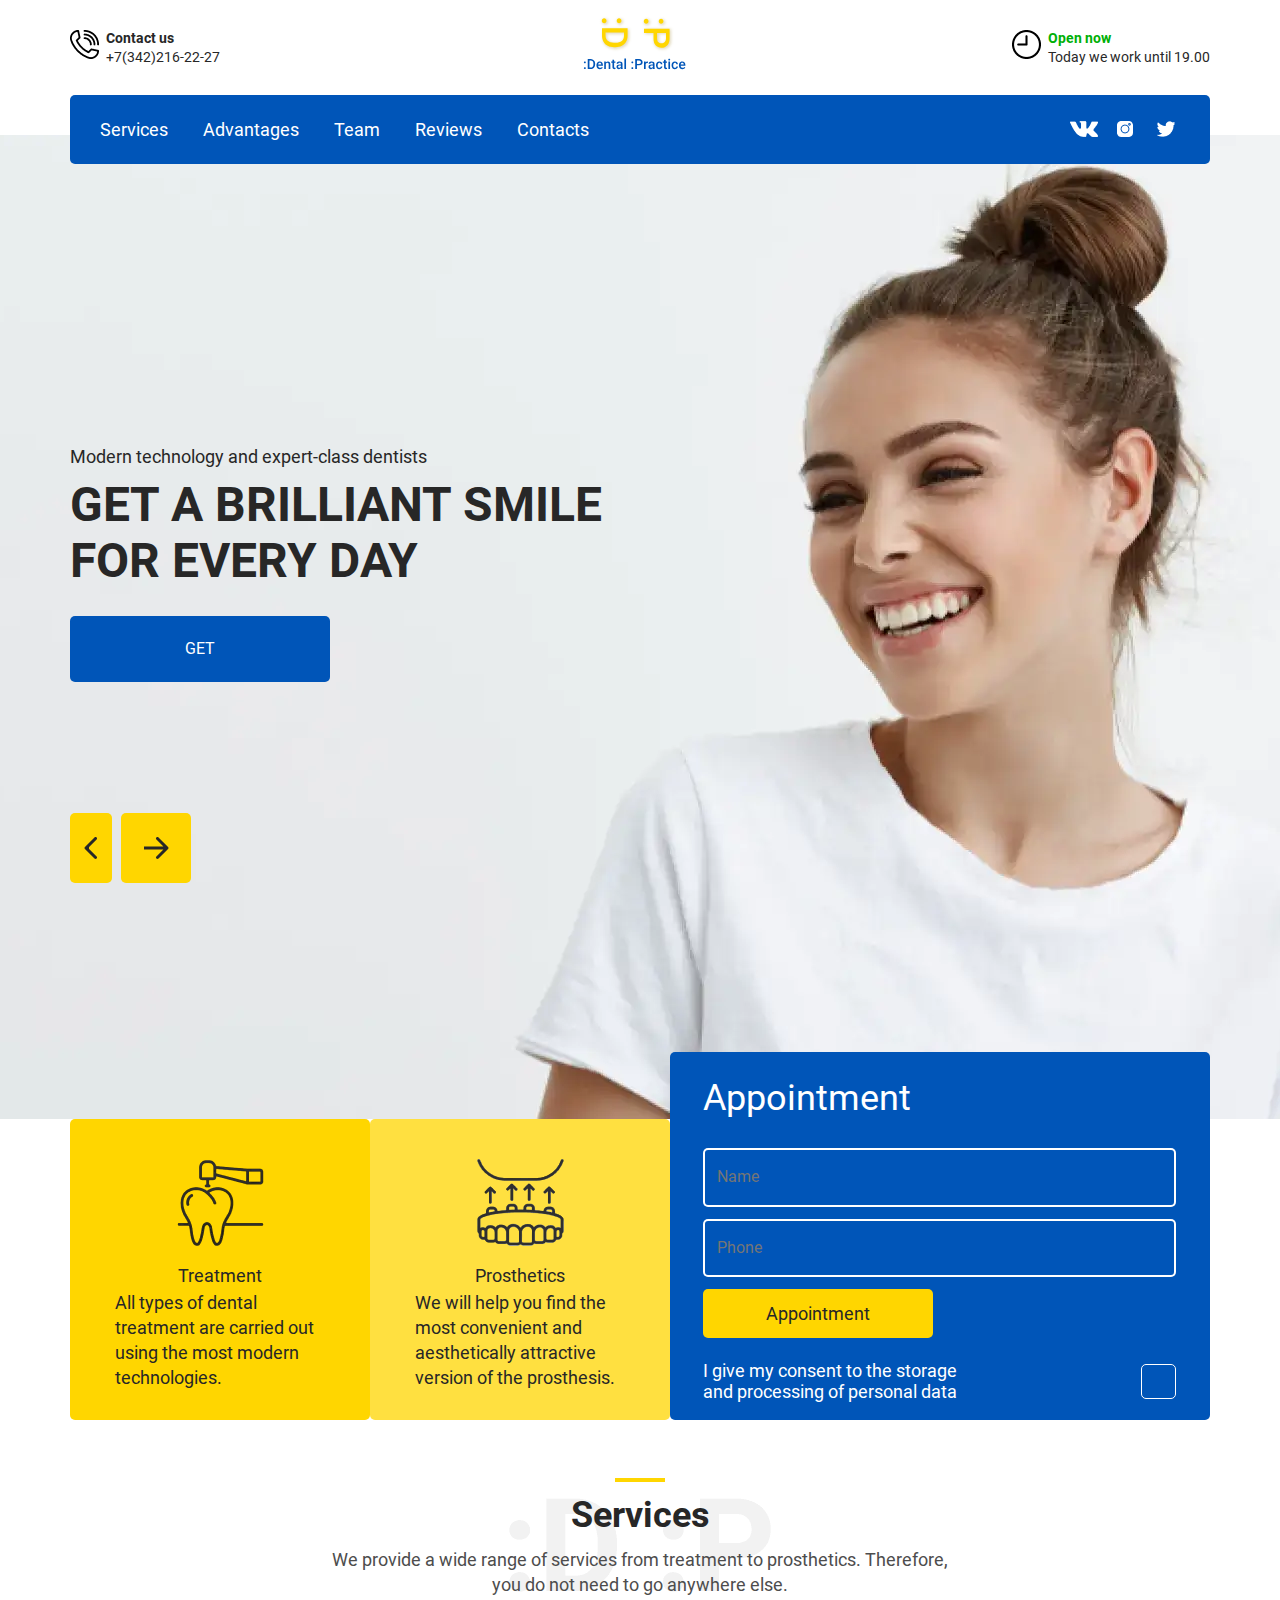
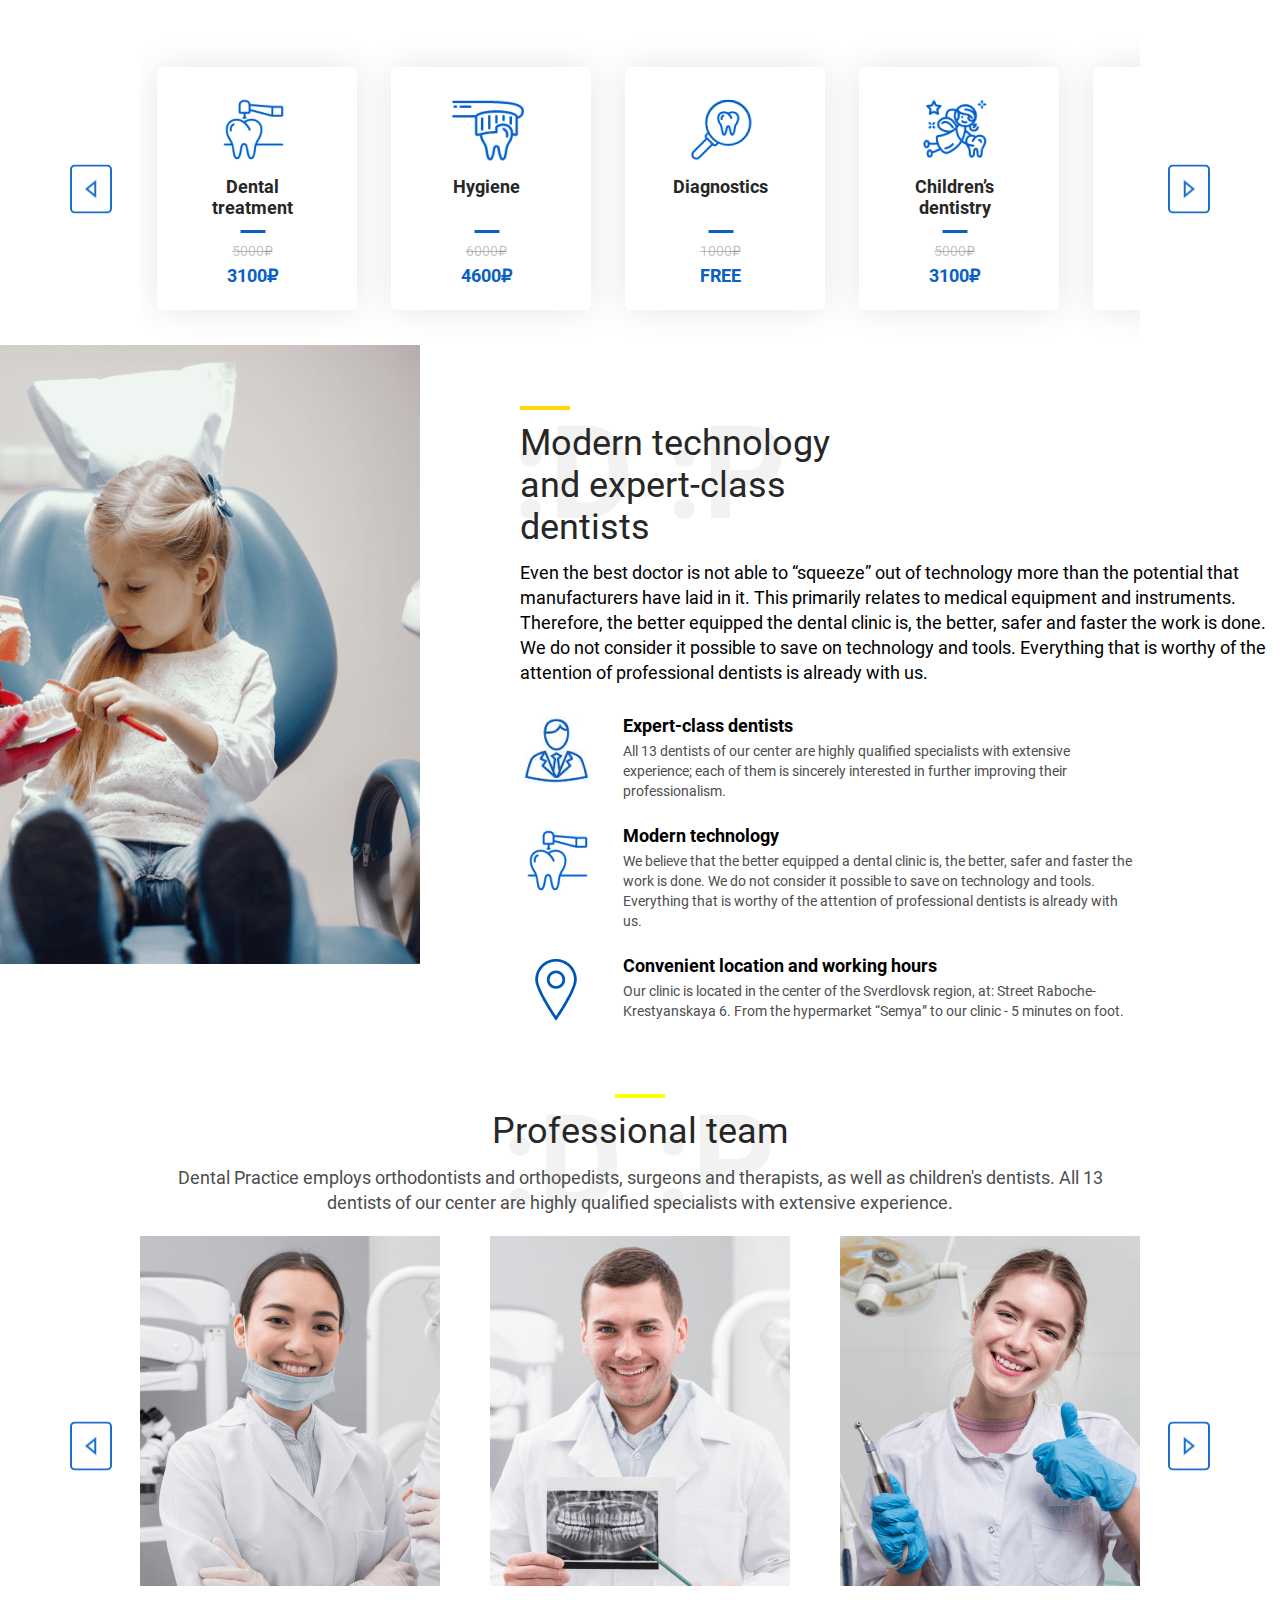
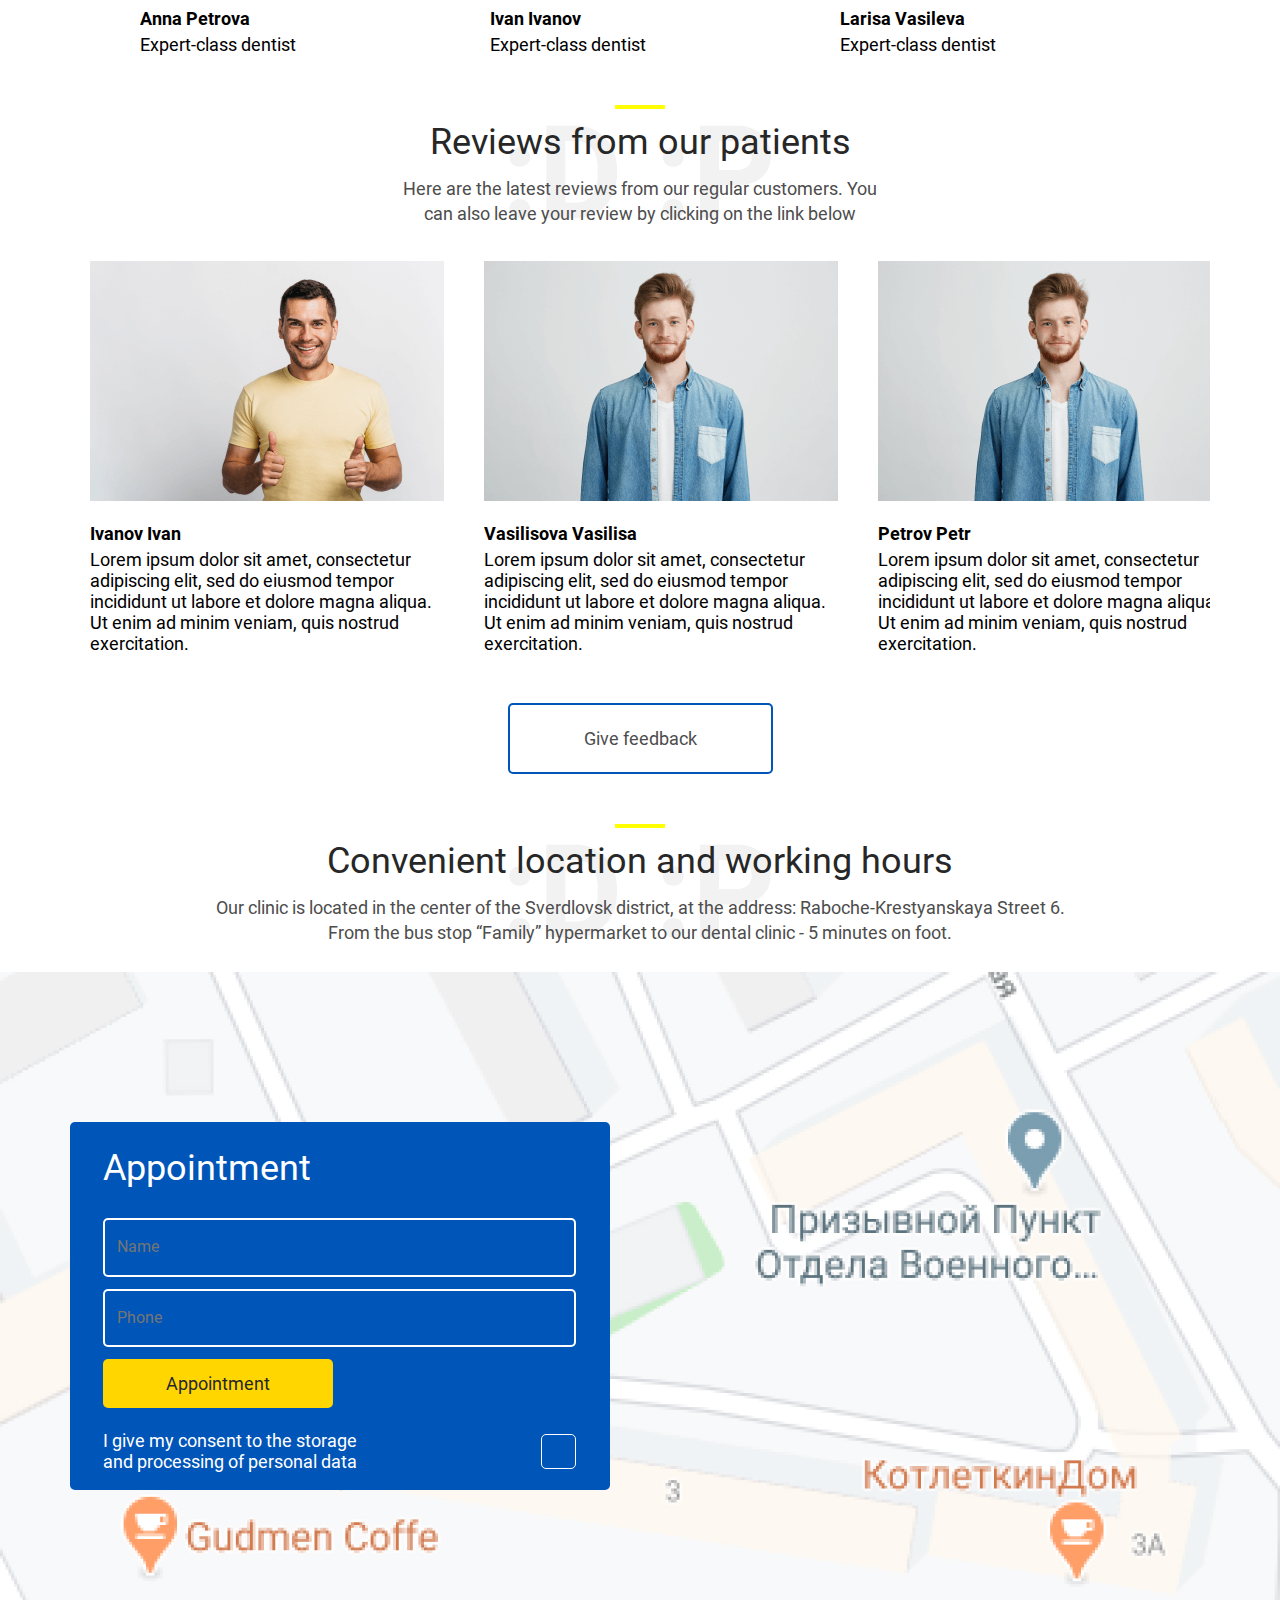
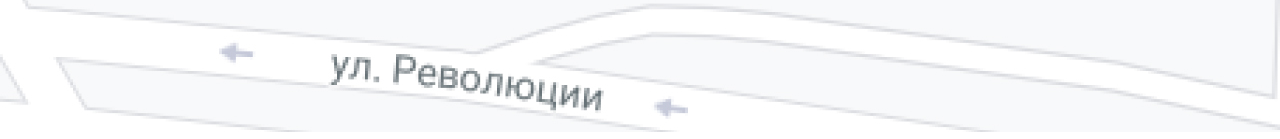
<file: index.html>
<!DOCTYPE html>
<html lang="en">
<head>
  <meta charset="UTF-8">
  <meta name="viewport" content="width=device-width, initial-scale=1.0, shrink-to-fit=no">
  <title>Dental</title>
  <!-- <link rel="stylesheet" href="css/styles.css"> -->
  <link rel="stylesheet" href="css/styles.min.css">
</head>
<body>
  <h1 class="visually-hidden">Dental</h1>
  <header class="site-header">
    <div class="container site-header__container">
      <div class="site-header__top">
        <ul class="site-header__list">
          <li class="site-header__item site-header__item--tel">
            <a class="site-header__tel" href="tel:+7(342)216-22-27">
              Contact us <p class="site-header__tel-number">+7(342)216-22-27</p>
            </a>
          </li>
          <li class="site-header__item">
            <a class="logo" href="http://127.0.0.1:5500/index.html">
              <img class="logo__img" src="./img/logo.svg" width="103" height="56" alt="site-logo">
            </a>
          </li>
          <li class="site-header__item site-header__item--clock">
            <div class="site-header__clock">
              <p class="site-header__item-text">Open now</p>
              Today we work until  <time datetime="19:00">19.00</time>
            </div>
          </li>
        </ul>
      </div>

      <div class="site-header__bottom">
        <div class="container site-header__bottom-container">
          <a class="site-header__logo-tabs" href="http://127.0.0.1:5500/index.html">
            <img class="site-header__logo-img" src="./img/logo-tabs.svg" width="140" height="21" alt="logo-tabs">
          </a>
          <button class="site-header__bottom-button" type="button"></button>
          <nav class="sitenav">
            <ul class="sitenav__list">
              <li class="sitenav__item">
                <a href="http://127.0.0.1:5500/services.html" class="sitenav__link">
                  Services
                </a>
              </li>
              <li class="sitenav__item">
                <a href="http://127.0.0.1:5500/advantages.html" class="sitenav__link">
                  Advantages
                </a>
              </li>
              <li class="sitenav__item">
                <a href="http://127.0.0.1:5500/team.html" class="sitenav__link">
                  Team
                </a>
              </li>
              <li class="sitenav__item">
                <a href="http://127.0.0.1:5500/reviews.html" class="sitenav__link">
                  Reviews
                </a>
              </li>
              <li class="sitenav__item">
                <a href="http://127.0.0.1:5500/contacts.html" class="sitenav__link">
                  Contacts
                </a>
              </li>
            </ul>
            <ul class="sitenav__icons">
              <li class="sitenav__icon">
                <a class="sitenav__icon-link sitenav__icon-link--vkontakte" href="#" aria-label="vkontakte">
                </a>
            </li>
              <li class="sitenav__icon">
                <a class="sitenav__icon-link sitenav__icon-link--instagram" href="#" aria-label="instagram">
                </a>
            </li>
              <li class="sitenav__icon">
                <a class="sitenav__icon-link sitenav__icon-link--twitter" href="#" aria-label="twitter">
                </a>
            </li>
            </ul>
          </nav>
        </div>
      </div>
    </div>
  </header>

  <main class="main-content">
    <section class="main-slider">
      <h2 class="visually-hidden">Main-slider</h2>
      <div class="container main-slider__container">
        <div class="main-slider__buttons-top">
          <button class="main-slider__button-top main-slider__button-top--left"></button>
          <button class="main-slider__button-top main-slider__button-top--right"></button>
        </div>
      </div>
      <ul class="main-slider__list">
        <li class="main-slider__item">
          <picture>
            <source media="(max-width:375px)" type="image/webp" srcset="img/mobile.webp 1x, img/mobile@2x.webp 2x">
            <source media="(max-width:375px)" type="image/png" srcset="img/mobile.png 1x, img/mobile@2x.png 2x">

            <source media="(max-width:1024px)" type="image/webp" srcset="img/smiling-girl-tabs.webp 1x, img/smiling-girl-tabs@2x.webp 2x">
            <source media="(max-width:1024px)" type="image/png" srcset="img/smiling-girl-tabs.png 1x, img/smiling-girl-tabs@2x.png 2x">

            <source media="(max-width:1440px)" type="image/webp" srcset="img/smiling-girl-desktop.webp 1x, img/smiling-girl-desktop@2x.webp 2x">
            <source media="(max-width:1440px)" type="image/png" srcset="img/smiling-girl-desktop.png 1x, img/smiling-girl-desktop@2x.png 2x">

            <source media="(max-width:1920px)" type="image/webp" srcset="img/smiling-girl-desktop.webp 1x, img/smiling-girl-desktop@2x.webp 2x">
            <source media="(max-width:1920px)" type="image/png" srcset="img/smiling-girl-desktop.png 1x, img/smiling-girl-desktop@2x.png 2x">
            <img class="main-slider__img" src="./img/smiling-girl-desktop.png" width="1977" height="989" srcset="img/smiling-girl-desktop.png 1x, img/smiling-girl-desktop@2x.png 2x" alt="smiling-girl">
          </picture>
          <div class="container main-slider__container">
            <div class="main-slider__box">
              <p class="main-slider__text">Modern technology and expert-class dentists</p>
              <h2 class="main-slider__title">get a brilliant smile
                for every day</h2>
              <button class="main-slider__button" type="button">GET</button>
            </div>
          </div>
        </li>
      </ul>
    </section>

    <section class="slider-bottom">
      <div class="container slider-bottom__container">
        <ul class="slider-bottom__list">
          <li class="slider-bottom__item slider-info slider-info--left">
            <p class="slider-info__heading">Treatment</p>
            <p class="slider-info__text">
              All types of dental treatment are carried out using the most modern technologies.
            </p>
          </li>
          <li class="slider-bottom__item slider-info slider-info--right">
            <p class="slider-info__heading">Prosthetics</p>
            <p class="slider-info__text">
              We will help you find the most convenient and aesthetically attractive version of the prosthesis.
            </p>
          </li>
        </ul>

        <div class="appointment">
          <h2 class="appointment__title">
            Appointment
          </h2>
          <form action="#">
            <input class="appointment__input" type="text" name="name-input" placeholder="Name" aria-label="your-name" required>
            <input class="appointment__input" type="tel" name="tel-input" placeholder="Phone" aria-label="your-phone" required>
            <button class="appointment__button" type="submit">Appointment</button>
          </form>
          <form action="#">
            <label class="appointment__lable">
              <input class="appointment__checkbox visually-hidden" type="checkbox" name="checkbox-input" aria-label="checkbox" required>
              <span class="appointment__control"></span>
              <span class="appointment__text">I give my consent to the storage and processing of personal data</span>
            </label>
          </form>
        </div>
      </div>
    </section>

    <section class="services">
      <div class="container">
        <h2 class="services__heading">
          Services
        </h2>
        <p class="services__text">
          We provide a wide range of services from treatment to prosthetics. Therefore, you do not need to go anywhere else.
        </p>

        <div class="services__box">
          <button class="services__button services__button--left"></button>
          <button class="services__button services__button--right"></button>
          <ul class="services__list">
            <li class="services__item service service--tooth">
              <h3 class="service__heading">
                Dental treatment
              </h3>
              <p class="money money--dental">3100₽</p>
            </li>
            <li class="services__item service service--clean-tooth">
              <h3 class="service__heading">
                Hygiene
              </h3>
              <p class="money money--hygiene">4600₽</p>
            </li>
            <li class="services__item service service--lupa">
              <h3 class="service__heading">
                Diagnostics
              </h3>
              <p class="money money--free">FREE</p>
            </li>
            <li class="services__item service service--angel">
              <h3 class="service__heading">
                Children’s dentistry
              </h3>
              <p class="money money--children">3100₽</p>
            </li>
            <li class="services__item service service--tooth">
              <h3 class="service__heading">
                Dental treatment
              </h3>
              <p class="money money--dental">3100₽</p>
            </li>
          </ul>
        </div>
      </div>
    </section>

    <section class="modern-technology">
        <div class="modern-technology__info">
          <h2 class="modern-technology__heading">
            Modern technology and
            expert-class dentists
          </h2>
              <p class="modern-technology__text modern-technology__text--top">
                Even the best doctor is not able to “squeeze” out of technology more than the potential that manufacturers have laid in it. This primarily relates to medical equipment and instruments.

              </p>
              <p class="modern-technology__text modern-technology__text--middle">
                Therefore, the better equipped the dental clinic is, the better, safer and faster the work is done.
              </p>
              <p class="modern-technology__text modern-technology__text--bottom">
                We do not consider it possible to save on technology and tools. Everything that is worthy of the attention of professional dentists is already with us.
              </p>
              <ul class="modern-technology__list">
                <li class="modern-technology__item modern-technology__item--expert">
                  <div class="modern-technology__wrapper">
                    <h3 class="modern-technology__wrapper-heading">
                      Expert-class dentists
                    </h3>
                    <p class="modern-technology__wrapper-text">
                      All 13 dentists of our center are highly qualified specialists with extensive experience; each of them is sincerely interested in further improving their professionalism.
                    </p>
                  </div>
                </li>
                <li class="modern-technology__item modern-technology__item--technology">
                  <div class="modern-technology__wrapper">
                    <h3 class="modern-technology__wrapper-heading">
                      Modern technology
                    </h3>
                    <p class="modern-technology__wrapper-text">
                      We believe that the better equipped a dental clinic is, the better, safer and faster the work is done.
                      We do not consider it possible to save on technology and tools. Everything that is worthy of the attention of professional dentists is already with us.
                    </p>
                  </div>
                </li>
                <li class="modern-technology__item modern-technology__item--location">
                  <div class="modern-technology__wrapper">
                    <h3 class="modern-technology__wrapper-heading">
                      Convenient location and working hours
                    </h3>
                    <p class="modern-technology__wrapper-text">
                      Our clinic is located in the center of the Sverdlovsk region, at:
                      Street Raboche-Krestyanskaya 6.
                      From the hypermarket “Semya”
                      to our clinic - 5 minutes on foot.
                    </p>
                  </div>
                </li>
              </ul>
        </div>

        <img class="modern-technology__img" src="./img/modern-technology.png" alt="">

    </section>

    <section class="team">
      <div class="container team__container">
        <h2 class="team__heading">
          Professional team
        </h2>
        <p class="team__text">
          Dental Practice employs orthodontists and orthopedists, surgeons and therapists, as well as children's dentists.
          All 13 dentists of our center are highly qualified specialists with extensive experience.
        </p>
        <div class="team__box">
          <button class="team__button team__button--left" type="button"></button>
          <button class="team__button team__button--right" type="button"></button>
          <ul class="team__list">
            <li class="team__item">
              <img class="team__img" src="./img/anna.png" width="300" height="350" srcset="img/anna.png 1x, img/anna@2x.png 2x" alt="anna">
              <p class="team__person">
                Anna Petrova
              </p>
              <p class="team__job">
                Expert-class dentist
              </p>
            </li>
            <li class="team__item">
              <img class="team__img" src="./img/ivan.png" width="300" height="350" srcset="img/ivan.png 1x, img/ivan@2x.png 2x" alt="anna">
              <p class="team__person">
                Ivan Ivanov
              </p>
              <p class="team__job">
                Expert-class dentist
              </p>
            </li>
            <li class="team__item">
              <img class="team__img" src="./img/larisa.png" width="300" height="350" srcset="img/larisa.png 1x, img/larisa@2x.png 2x" alt="anna">
              <p class="team__person">
                Larisa Vasileva
              </p>
              <p class="team__job">
                Expert-class dentist
              </p>
            </li>
          </ul>
        </div>
      </div>
    </section>

    <section class="reviews">
      <div class="container reviews__container">
        <h2 class="reviews__heading">
          Reviews from our patients
        </h2>
        <p class="reviews__text">
          Here are the latest reviews from our regular customers.
          You can also leave your review by clicking on the link below
        </p>
        <ul class="reviews__list">
          <li class="reviews__item person">
            <img class="person__img" src="./img/ivanov.png" width="354" height="240" srcset="img/ivanov.png 1x, img/ivanov@2x.png 2x" alt="ivanov">
            <p class="person__name">
              Ivanov Ivan
            </p>
            <p class="person__text">
              Lorem ipsum dolor sit amet, consectetur adipiscing elit, sed do eiusmod tempor incididunt ut labore et dolore magna aliqua. Ut enim ad minim veniam, quis nostrud exercitation.
            </p>
          </li>
          <li class="reviews__item person">
            <img class="person__img" src="./img/vasilisa.png" width="354" height="240" srcset="img/vasilisa.png 1x, img/vasilisa@2x.png 2x" alt="Vasilisa">
            <p class="person__name">
              Vasilisova Vasilisa
            </p>
            <p class="person__text">
              Lorem ipsum dolor sit amet, consectetur adipiscing elit, sed do eiusmod tempor incididunt ut labore et dolore magna aliqua. Ut enim ad minim veniam, quis nostrud exercitation.
            </p>
          </li>
          <li class="reviews__item person">
            <img class="person__img" src="./img/petr.png" width="354" height="240" srcset="img/petr.png 1x, img/petr@2x.png 2x" alt="petr">
            <p class="person__name">
              Petrov Petr
            </p>
            <p class="person__text">
              Lorem ipsum dolor sit amet, consectetur adipiscing elit, sed do eiusmod tempor incididunt ut labore et dolore magna aliqua. Ut enim ad minim veniam, quis nostrud exercitation.
            </p>
          </li>
        </ul>
        <div class="reviews__buttons">
          <button class="reviews__button" type="button">
            Give feedback
          </button>
        </div>
      </div>
    </section>

    <section class="location">
      <div class="container location__container">
        <h2 class="location__heading">
          Convenient location and working hours
        </h2>
        <p class="location__text">
          Our clinic is located in the center of the Sverdlovsk district, at the address: Raboche-Krestyanskaya Street 6. From the bus stop “Family” hypermarket to our dental clinic - 5 minutes on foot.
        </p>

        <div class="location__appointment">
          <div class="appointment location__box">
            <h2 class="appointment__title">
              Appointment
            </h2>
            <form action="#">
              <input class="appointment__input" type="text" name="name-input" placeholder="Name" aria-label="your-name" required>
              <input class="appointment__input" type="tel" name="tel-input" placeholder="Phone" aria-label="your-phone" required>
              <button class="appointment__button" type="submit">Appointment</button>
            </form>
            <form action="#">
              <label class="appointment__lable">
                <input class="appointment__checkbox visually-hidden" type="checkbox" name="checkbox-input" aria-label="checkbox" required>
                <span class="appointment__control"></span>
                <span class="appointment__text">I give my consent to the storage and processing of personal data</span>
              </label>
            </form>
          </div>
        </div>
      </div>
      <div class="location__map">
        <a class="location__map-link" target="_blank" href="">
          <img class="location__map-img" src="./img/карта.png" width="1920" height="760" srcset="img/карта.png 1x, img/карта@2x.png 2x" alt="carta">
        </a>
      </div>
    </section>
  </main>

  <script>
    var elHeaderBottom = document.querySelector('.site-header__bottom');
    var elHeaderButton = document.querySelector('.site-header__bottom-button');

    elHeaderButton.addEventListener('click', function () {
      elHeaderBottom.classList.toggle('site-header--open')
    });
  </script>
</body>
</html>
</file>
<file: css/styles.css>
@charset "UTF-8";
/*! normalize.css v8.0.1 | MIT License | github.com/necolas/normalize.css */
/* Document
========================================================================== */
/**
* 1. Correct the line height in all browsers.
* 2. Prevent adjustments of font size after orientation changes in iOS.
*/
html {
  line-height: 1.15;
  /* 1 */
  -webkit-text-size-adjust: 100%;
  /* 2 */
}

/* Sections
========================================================================== */
/**
* Remove the margin in all browsers.
*/
body {
  margin: 0;
}

/**
* Render the `main` element consistently in IE.
*/
main {
  display: block;
}

/**
* Correct the font size and margin on `h1` elements within `section` and
* `article` contexts in Chrome, Firefox, and Safari.
*/
h1 {
  font-size: 2em;
  margin: 0.67em 0;
}

/* Grouping content
========================================================================== */
/**
* 1. Add the correct box sizing in Firefox.
* 2. Show the overflow in Edge and IE.
*/
hr {
  -webkit-box-sizing: content-box;
          box-sizing: content-box;
  /* 1 */
  height: 0;
  /* 1 */
  overflow: visible;
  /* 2 */
}

/**
* 1. Correct the inheritance and scaling of font size in all browsers.
* 2. Correct the odd `em` font sizing in all browsers.
*/
pre {
  font-family: monospace, monospace;
  /* 1 */
  font-size: 1em;
  /* 2 */
}

/* Text-level semantics
========================================================================== */
/**
* Remove the gray background on active links in IE 10.
*/
a {
  background-color: transparent;
}

/**
* 1. Remove the bottom border in Chrome 57-
* 2. Add the correct text decoration in Chrome, Edge, IE, Opera, and Safari.
*/
abbr[title] {
  border-bottom: none;
  /* 1 */
  text-decoration: underline;
  /* 2 */
  -webkit-text-decoration: underline dotted;
          text-decoration: underline dotted;
  /* 2 */
}

/**
* Add the correct font weight in Chrome, Edge, and Safari.
*/
b,
strong {
  font-weight: bolder;
}

/**
* 1. Correct the inheritance and scaling of font size in all browsers.
* 2. Correct the odd `em` font sizing in all browsers.
*/
code,
kbd,
samp {
  font-family: monospace, monospace;
  /* 1 */
  font-size: 1em;
  /* 2 */
}

/**
* Add the correct font size in all browsers.
*/
small {
  font-size: 80%;
}

/**
* Prevent `sub` and `sup` elements from affecting the line height in
* all browsers.
*/
sub,
sup {
  font-size: 75%;
  line-height: 0;
  position: relative;
  vertical-align: baseline;
}

sub {
  bottom: -0.25em;
}

sup {
  top: -0.5em;
}

/* Embedded content
========================================================================== */
/**
* Remove the border on images inside links in IE 10.
*/
img {
  border-style: none;
}

/* Forms
========================================================================== */
/**
* 1. Change the font styles in all browsers.
* 2. Remove the margin in Firefox and Safari.
*/
button,
input,
optgroup,
select,
textarea {
  font-family: inherit;
  /* 1 */
  font-size: 100%;
  /* 1 */
  line-height: 1.15;
  /* 1 */
  margin: 0;
  /* 2 */
}

/**
* Show the overflow in IE.
* 1. Show the overflow in Edge.
*/
button,
input {
  /* 1 */
  overflow: visible;
}

/**
* Remove the inheritance of text transform in Edge, Firefox, and IE.
* 1. Remove the inheritance of text transform in Firefox.
*/
button,
select {
  /* 1 */
  text-transform: none;
}

/**
* Correct the inability to style clickable types in iOS and Safari.
*/
button,
[type="button"],
[type="reset"],
[type="submit"] {
  -webkit-appearance: button;
}

/**
* Remove the inner border and padding in Firefox.
*/
button::-moz-focus-inner,
[type="button"]::-moz-focus-inner,
[type="reset"]::-moz-focus-inner,
[type="submit"]::-moz-focus-inner {
  border-style: none;
  padding: 0;
}

/**
* Restore the focus styles unset by the previous rule.
*/
button:-moz-focusring,
[type="button"]:-moz-focusring,
[type="reset"]:-moz-focusring,
[type="submit"]:-moz-focusring {
  outline: 1px dotted ButtonText;
}

/**
* Correct the padding in Firefox.
*/
fieldset {
  padding: 0.35em 0.75em 0.625em;
}

/**
* 1. Correct the text wrapping in Edge and IE.
* 2. Correct the color inheritance from `fieldset` elements in IE.
* 3. Remove the padding so developers are not caught out when they zero out
*    `fieldset` elements in all browsers.
*/
legend {
  -webkit-box-sizing: border-box;
          box-sizing: border-box;
  /* 1 */
  color: inherit;
  /* 2 */
  display: table;
  /* 1 */
  max-width: 100%;
  /* 1 */
  padding: 0;
  /* 3 */
  white-space: normal;
  /* 1 */
}

/**
* Add the correct vertical alignment in Chrome, Firefox, and Opera.
*/
progress {
  vertical-align: baseline;
}

/**
* Remove the default vertical scrollbar in IE 10+.
*/
textarea {
  overflow: auto;
}

/**
* 1. Add the correct box sizing in IE 10.
* 2. Remove the padding in IE 10.
*/
[type="checkbox"],
[type="radio"] {
  -webkit-box-sizing: border-box;
          box-sizing: border-box;
  /* 1 */
  padding: 0;
  /* 2 */
}

/**
* Correct the cursor style of increment and decrement buttons in Chrome.
*/
[type="number"]::-webkit-inner-spin-button,
[type="number"]::-webkit-outer-spin-button {
  height: auto;
}

/**
* 1. Correct the odd appearance in Chrome and Safari.
* 2. Correct the outline style in Safari.
*/
[type="search"] {
  -webkit-appearance: textfield;
  /* 1 */
  outline-offset: -2px;
  /* 2 */
}

/**
* Remove the inner padding in Chrome and Safari on macOS.
*/
[type="search"]::-webkit-search-decoration {
  -webkit-appearance: none;
}

/**
* 1. Correct the inability to style clickable types in iOS and Safari.
* 2. Change font properties to `inherit` in Safari.
*/
::-webkit-file-upload-button {
  -webkit-appearance: button;
  /* 1 */
  font: inherit;
  /* 2 */
}

/* Interactive
========================================================================== */
/*
* Add the correct display in Edge, IE 10+, and Firefox.
*/
details {
  display: block;
}

/*
* Add the correct display in all browsers.
*/
summary {
  display: list-item;
}

/* Misc
========================================================================== */
/**
* Add the correct display in IE 10+.
*/
template {
  display: none;
}

/**
* Add the correct display in IE 10.
*/
[hidden] {
  display: none;
}

@font-face {
  font-family: "Roboto";
  font-style: italic;
  font-weight: 300;
  font-display: swap;
  src: url("../fonts/roboto-v20-latin-300italic.woff2") format("woff2"), url("../fonts/roboto-v20-latin-300italic.woff") format("woff");
}

@font-face {
  font-family: "Roboto";
  font-style: normal;
  font-weight: 400;
  font-display: swap;
  src: url("../fonts/roboto-v20-latin-regular.woff2") format("woff2"), url("../fonts/roboto-v20-latin-regular.woff") format("woff");
}

@font-face {
  font-family: "Roboto";
  font-style: normal;
  font-weight: 700;
  font-display: swap;
  src: url("../fonts/roboto-v20-latin-700.woff2") format("woff2"), url("../fonts/roboto-v20-latin-700.woff") format("woff");
}

html {
  height: 100%;
  scroll-behavior: smooth;
  -webkit-box-sizing: border-box;
          box-sizing: border-box;
}

*,
*::before,
*::after {
  -webkit-box-sizing: inherit;
          box-sizing: inherit;
}

body {
  display: -webkit-box;
  display: -ms-flexbox;
  display: flex;
  -webkit-box-orient: vertical;
  -webkit-box-direction: normal;
      -ms-flex-direction: column;
          flex-direction: column;
  height: 100%;
  overflow-x: hidden;
  font-family: "Roboto", "Arial", sans-serif;
  font-size: 16px;
  line-height: 1.5;
  margin-top: 130px;
}

img {
  max-width: 100%;
  height: auto;
}

@media only screen and (max-width: 1024px) {
  body {
    margin-top: 43px;
  }
}

.visually-hidden {
  position: absolute;
  width: 1px;
  height: 1px;
  margin: -1px;
  border: 0;
  padding: 0;
  clip: rect(0 0 0 0);
  overflow: hidden;
}

.container {
  max-width: 1200px;
  padding-left: 30px;
  padding-right: 30px;
  margin-left: auto;
  margin-right: auto;
}

@media only screen and (max-width: 1024px) {
  .container {
    padding-left: 20px;
    padding-right: 20px;
  }
}

.site-header {
  width: 100%;
  position: fixed;
  z-index: 55;
  left: 0;
  top: 0;
  background-color: #fff;
  margin-left: auto;
  margin-right: auto;
}

.site-header__container {
  position: relative;
  z-index: 1;
}

.site-header__top {
  padding-top: 16px;
  padding-bottom: 56px;
}

.site-header__list {
  padding: 0;
  margin: 0;
  list-style-type: none;
  display: -webkit-box;
  display: -ms-flexbox;
  display: flex;
  -webkit-box-align: center;
      -ms-flex-align: center;
          align-items: center;
  -webkit-box-pack: justify;
      -ms-flex-pack: justify;
          justify-content: space-between;
}

.site-header__item {
  display: -webkit-box;
  display: -ms-flexbox;
  display: flex;
}

.site-header__item::before {
  content: "";
  display: block;
  width: 29px;
  height: 29px;
  margin-right: 7px;
  background-position: center center;
  background-repeat: no-repeat;
}

.site-header__item--tel::before {
  background-image: url("../img/phone.png");
}

.site-header__item--clock::before {
  background-image: url("../img/clock.png");
}

.site-header__tel {
  display: inline-block;
  vertical-align: baseline;
  text-decoration: none;
  font-weight: 600;
  font-size: 14px;
  line-height: 16px;
  color: #272727;
}

.site-header__tel-number {
  margin-top: 3px;
  margin-bottom: 0;
  font-weight: 300;
  font-size: 14px;
  line-height: 16px;
  color: #272727;
}

.site-header__tel:hover {
  opacity: 0.8;
}

.site-header__tel:active {
  opacity: 0.6;
}

.site-header__clock {
  font-style: normal;
  font-weight: 300;
  font-size: 14px;
  line-height: 16px;
  color: #272727;
}

.site-header__item-text {
  margin: 0;
  margin-bottom: 3px;
  font-style: normal;
  font-weight: 600;
  font-size: 14px;
  line-height: 16px;
  color: #00B007;
}

.site-header__bottom {
  width: 1140px;
  position: absolute;
  z-index: 1;
  left: 30px;
  top: 70%;
  background-color: #0055B8;
  border-radius: 5px;
}

.site-header__bottom-container {
  display: -webkit-box;
  display: -ms-flexbox;
  display: flex;
  -webkit-box-align: center;
      -ms-flex-align: center;
          align-items: center;
  -webkit-box-pack: justify;
      -ms-flex-pack: justify;
          justify-content: space-between;
}

.site-header__logo-tabs {
  display: none;
}

.site-header__logo-img {
  display: inline-block;
  vertical-align: baseline;
  max-width: 140px;
  height: 21px;
}

.site-header__bottom-button {
  display: none;
  width: 25px;
  height: 18px;
  border: none;
  outline: none;
  padding-top: 30px;
  padding-bottom: 25px;
  background-color: transparent;
  background-image: url("../img/gamburger.svg");
  background-position: center center;
  background-repeat: no-repeat;
}

.site-header--open .site-header__bottom-button {
  background-image: url("../img/Vector.svg");
}

@media only screen and (-webkit-min-device-pixel-ratio: 2), only screen and (min--moz-device-pixel-ratio: 2), only screen and (min-device-pixel-ratio: 2), only screen and (min-resolution: 192dpi), only screen and (min-resolution: 2dppx) {
  .site-header__item--tel::before {
    background-image: url("../img/phone@2x.png");
  }
  .site-header__item--clock::before {
    background-image: url("../img/clock@2x.png");
  }
}

@media only screen and (max-width: 1024px) {
  .site-header__logo-tabs {
    display: block;
  }
  .site-header__logo-img {
    display: inline-block;
    vertical-align: baseline;
    max-width: 140px;
    height: 21px;
  }
}

@media only screen and (max-width: 1170px) {
  .site-header__bottom {
    max-width: 100%;
    border-radius: 0;
    left: 0;
  }
}

@media only screen and (max-width: 1024px) {
  .site-header__top {
    display: none;
  }
}

@media only screen and (max-width: 845px) {
  .site-header__bottom {
    max-width: 100%;
  }
  .site-header__bottom-button {
    display: block;
  }
}

.logo {
  display: block;
}

.logo:hover {
  opacity: 0.8;
}

.logo:active {
  opacity: 0.6;
}

.logo__img {
  display: inline-block;
  vertical-align: baseline;
  max-width: 103px;
  height: 56px;
}

.sitenav {
  display: -webkit-box;
  display: -ms-flexbox;
  display: flex;
  -webkit-box-align: center;
      -ms-flex-align: center;
          align-items: center;
  -webkit-box-flex: 1;
      -ms-flex-positive: 1;
          flex-grow: 1;
}

.sitenav__list {
  padding: 0;
  margin: 0;
  list-style-type: none;
  display: -webkit-box;
  display: -ms-flexbox;
  display: flex;
  -webkit-box-align: center;
      -ms-flex-align: center;
          align-items: center;
}

.sitenav__link {
  margin-right: 35px;
  display: block;
  text-decoration: none;
  font-style: normal;
  font-weight: normal;
  font-size: 18px;
  line-height: 21px;
  color: #fff;
  padding-top: 24px;
  padding-bottom: 24px;
  -webkit-transition: 0.3s ease;
  transition: 0.3s ease;
}

.sitenav__link:hover {
  color: #FFD600;
}

.sitenav__link:active {
  opacity: 0.6;
}

.sitenav__link--active {
  color: #FFD600;
}

.sitenav__link:nth-child(5n) {
  margin-right: 0;
}

.sitenav__icons {
  padding: 0;
  margin: 0;
  list-style-type: none;
  display: -webkit-box;
  display: -ms-flexbox;
  display: flex;
  -webkit-box-align: center;
      -ms-flex-align: center;
          align-items: center;
  margin-left: auto;
}

.sitenav__icon:not(:last-child) {
  margin-right: 13px;
}

.sitenav__icon-link {
  display: block;
  text-decoration: none;
}

.sitenav__icon-link::before {
  content: "";
  display: block;
  width: 28px;
  height: 28px;
  background-position: center center;
  background-repeat: no-repeat;
}

.sitenav__icon-link--vkontakte::before {
  background-image: url("../img/vkontakte.png");
}

.sitenav__icon-link--instagram::before {
  background-image: url("../img/instagram.png");
}

.sitenav__icon-link--twitter::before {
  background-image: url("../img/twitter.png");
}

.sitenav__icon-link:hover {
  opacity: 0.8;
}

.sitenav__icon-link:active {
  opacity: 0.6;
}

@media only screen and (-webkit-min-device-pixel-ratio: 2), only screen and (min--moz-device-pixel-ratio: 2), only screen and (min-device-pixel-ratio: 2), only screen and (min-resolution: 192dpi), only screen and (min-resolution: 2dppx) {
  .sitenav__icon-link--vkontakte::before {
    background-image: url("../img/vkontakte@2x.png");
  }
  .sitenav__icon-link--instagram::before {
    background-image: url("../img/instagram@2x.png");
  }
  .sitenav__icon-link--twitter::before {
    background-image: url("../img/twitter@2x.png");
  }
}

@media only screen and (max-width: 1024px) {
  .sitenav {
    margin-left: 105px;
  }
}

@media only screen and (max-width: 898px) {
  .sitenav {
    margin-left: 50px;
  }
}

@media only screen and (max-width: 845px) {
  .sitenav {
    display: none;
    margin-left: 0;
  }
  .site-header--open .sitenav {
    display: block;
    width: 100%;
    position: absolute;
    z-index: 1;
    left: 0;
    top: 100%;
    background-color: #0055B8;
  }
  .site-header--open .sitenav__list {
    -webkit-box-orient: vertical;
    -webkit-box-direction: normal;
        -ms-flex-direction: column;
            flex-direction: column;
  }
  .sitenav__item {
    width: 100%;
    text-align: center;
    border-top: 1px solid #FFD600;
  }
  .sitenav__link {
    margin-right: 0;
  }
  .sitenav__link:hover {
    background-color: #FFD600;
    color: #0055B8;
  }
  .sitenav__icons {
    padding-top: 64px;
    padding-bottom: 26px;
    border-top: 1px solid #FFD600;
    -webkit-box-pack: center;
        -ms-flex-pack: center;
            justify-content: center;
  }
}

.main-content {
  -webkit-box-flex: 1;
      -ms-flex-positive: 1;
          flex-grow: 1;
}

.main-slider__container {
  position: relative;
  z-index: 1;
}

.main-slider__buttons-top {
  position: absolute;
  z-index: 1;
  left: 30px;
  top: 683px;
  display: -webkit-box;
  display: -ms-flexbox;
  display: flex;
  -webkit-box-align: center;
      -ms-flex-align: center;
          align-items: center;
}

.main-slider__button-top {
  display: inline-block;
  vertical-align: baseline;
  border: none;
  outline: none;
  border-radius: 5px;
}

.main-slider__button-top:hover {
  opacity: 0.8;
}

.main-slider__button-top:active {
  opacity: 0.6;
}

.main-slider__button-top--left {
  width: 42px;
  height: 70px;
  background-color: #FFD600;
  background-image: url("../img/left.svg");
  background-position: center center;
  background-repeat: no-repeat;
}

.main-slider__button-top--right {
  width: 70px;
  height: 70px;
  margin-left: 9px;
  background-color: #FFD600;
  background-image: url("../img/right.svg");
  background-position: center center;
  background-repeat: no-repeat;
}

.main-slider__list {
  padding: 0;
  margin: 0;
  list-style-type: none;
  display: -webkit-box;
  display: -ms-flexbox;
  display: flex;
  -webkit-box-align: center;
      -ms-flex-align: center;
          align-items: center;
  -webkit-box-pack: center;
      -ms-flex-pack: center;
          justify-content: center;
}

.main-slider__img {
  display: inline-block;
  vertical-align: baseline;
  height: 989px;
  -o-object-fit: cover;
     object-fit: cover;
  -o-object-position: center center;
     object-position: center center;
}

.main-slider__box {
  position: absolute;
  z-index: 1;
  left: 30px;
  top: -680px;
  max-width: 551px;
}

.main-slider__text {
  margin-top: 0;
  margin-bottom: 10px;
  font-style: normal;
  font-weight: normal;
  font-size: 18px;
  line-height: 21px;
  color: #272727;
}

.main-slider__title {
  margin-top: 0;
  margin-bottom: 27px;
  font-style: normal;
  font-weight: bold;
  font-size: 48px;
  line-height: 56px;
  text-transform: uppercase;
  color: #272727;
}

.main-slider__button {
  display: inline-block;
  vertical-align: baseline;
  border: none;
  outline: none;
  padding: 24px 115px;
  background-color: #0055B8;
  color: #fff;
  border-radius: 5px;
}

.main-slider__button:hover {
  opacity: 0.8;
}

.main-slider__button:active {
  opacity: 0.6;
}

@media only screen and (max-width: 1024px) {
  .main-slider__box {
    top: -600px;
  }
  .main-slider__img {
    height: 872px;
    -o-object-fit: cover;
       object-fit: cover;
    -o-object-position: center center;
       object-position: center center;
  }
  .main-slider__buttons-top {
    top: 750px;
  }
}

@media only screen and (max-width: 860px) {
  .main-slider__box {
    position: static;
    margin-left: auto;
    margin-right: auto;
    padding-top: 21px;
    padding-bottom: 20px;
    text-align: center;
  }
  .main-slider__button {
    display: none;
  }
  .main-slider__img {
    height: 872px;
    -o-object-fit: cover;
       object-fit: cover;
    -o-object-position: -550px;
       object-position: -550px;
  }
  .main-slider__buttons-top {
    top: 750px;
  }
}

@media only screen and (max-width: 780px) {
  .main-slider__img {
    height: 872px;
    -o-object-fit: cover;
       object-fit: cover;
    -o-object-position: -650px;
       object-position: -650px;
  }
}

@media only screen and (max-width: 657px) {
  .main-slider__img {
    height: 872px;
    -o-object-fit: cover;
       object-fit: cover;
    -o-object-position: -800px;
       object-position: -800px;
  }
}

@media only screen and (max-width: 657px) {
  .main-slider__img {
    height: 872px;
    -o-object-fit: cover;
       object-fit: cover;
    -o-object-position: -900px;
       object-position: -900px;
  }
}

@media only screen and (max-width: 571px) {
  .main-slider__text {
    max-width: 227px;
    font-style: normal;
    font-weight: normal;
    font-size: 18px;
    line-height: 25px;
    color: #272727;
    margin-left: auto;
    margin-right: auto;
  }
  .main-slider__title {
    max-width: 333px;
    font-style: normal;
    font-weight: bold;
    font-size: 30px;
    line-height: 35px;
    text-align: center;
    text-transform: uppercase;
    color: #272727;
    margin-left: auto;
    margin-right: auto;
  }
}

@media only screen and (max-width: 375px) {
  .main-slider__img {
    display: inline-block;
    vertical-align: baseline;
    height: 599px;
    -o-object-fit: cover;
       object-fit: cover;
    -o-object-position: -580px;
       object-position: -580px;
  }
  .main-slider__buttons-top {
    top: 531px;
  }
  .main-slider__button-top--left {
    width: 26px;
    height: 44px;
    background-color: #FFD600;
    background-image: url("../img/left.svg");
    background-position: center center;
    background-repeat: no-repeat;
  }
  .main-slider__button-top--right {
    width: 44px;
    height: 44px;
  }
}

.slider-bottom__container {
  display: -webkit-box;
  display: -ms-flexbox;
  display: flex;
  position: relative;
  z-index: 1;
  top: -7px;
  margin-bottom: 28px;
}

.slider-bottom__list {
  padding: 0;
  margin: 0;
  list-style-type: none;
  display: -webkit-box;
  display: -ms-flexbox;
  display: flex;
}

.slider-bottom__item {
  max-width: 300px;
  border-radius: 5px;
}

@media only screen and (max-width: 1170px) {
  .slider-bottom--container {
    padding-left: 0;
    padding-right: 0;
  }
}

@media only screen and (max-width: 1092px) {
  .slider-bottom__item {
    max-width: 275px;
  }
}

@media only screen and (max-width: 1024px) {
  .slider-bottom__item {
    max-width: 269px;
  }
}

@media only screen and (max-width: 980px) {
  .slider-bottom__list {
    display: none;
  }
}

.slider-info {
  display: -webkit-box;
  display: -ms-flexbox;
  display: flex;
  -webkit-box-align: center;
      -ms-flex-align: center;
          align-items: center;
  -webkit-box-orient: vertical;
  -webkit-box-direction: normal;
      -ms-flex-direction: column;
          flex-direction: column;
  text-align: center;
  padding: 40px 45px 30px 45px;
}

.slider-info--left {
  background-color: #FFD600;
}

.slider-info--left::before {
  content: "";
  display: block;
  width: 87px;
  height: 87px;
  background-image: url("../img/CRJvjai1.png");
  background-position: center center;
  background-repeat: no-repeat;
}

.slider-info--right {
  background-color: #FFE040;
}

.slider-info--right::before {
  content: "";
  display: block;
  width: 87px;
  height: 87px;
  background-image: url("../img/bOW2C1f3.png");
  background-position: center center;
  background-repeat: no-repeat;
}

.slider-info__heading {
  margin-top: 19px;
  margin-bottom: 4px;
  font-style: normal;
  font-weight: normal;
  font-size: 18px;
  line-height: 21px;
  color: #272727;
}

.slider-info__text {
  margin: 0;
  font-style: normal;
  font-weight: 300;
  font-size: 18px;
  line-height: 25px;
  color: #272727;
  text-align: left;
}

@media only screen and (-webkit-min-device-pixel-ratio: 2), only screen and (min--moz-device-pixel-ratio: 2), only screen and (min-device-pixel-ratio: 2), only screen and (min-resolution: 192dpi), only screen and (min-resolution: 2dppx) {
  .slider-info--left::before {
    background-image: url("../img/CRJvjai1@2x.png");
  }
  .slider-info--right::before {
    background-image: url("../img/bOW2C1f3@2x.png");
  }
}

.appointment {
  width: 540px;
  position: absolute;
  z-index: 1;
  right: 30px;
  bottom: 0;
  padding: 25px 34px 18px 33px;
  background-color: #0055B8;
  border-radius: 5px;
}

.appointment__title {
  margin-top: 0;
  margin-bottom: 29px;
  font-style: normal;
  font-weight: 500;
  font-size: 36px;
  line-height: 42px;
  color: #FFFFFF;
}

.appointment__input {
  display: block;
  width: 100%;
  padding: 20px 14px;
  margin-bottom: 12px;
  border: none;
  outline: none;
  background-color: transparent;
  -webkit-box-shadow: inset 0 0 0 2px #fff;
          box-shadow: inset 0 0 0 2px #fff;
  border-radius: 5px;
  color: #fff;
}

.appointment__input:valid {
  -webkit-box-shadow: inset 0 0 0 2px #0055B8;
          box-shadow: inset 0 0 0 2px #0055B8;
}

.appointment__button {
  display: inline-block;
  vertical-align: baseline;
  margin-bottom: 22px;
  border: none;
  outline: none;
  padding: 14px 63px;
  font-style: normal;
  font-weight: normal;
  font-size: 18px;
  line-height: 21px;
  color: #272727;
  border-radius: 5px;
  background-color: #FFD600;
}

.appointment__button:hover {
  opacity: 0.8;
}

.appointment__button:active {
  opacity: 0.6;
}

.appointment__text {
  display: -webkit-inline-box;
  display: -ms-inline-flexbox;
  display: inline-flex;
  max-width: 260px;
  margin: 0;
  font-style: normal;
  font-weight: 300;
  font-size: 18px;
  line-height: 21px;
  color: #FFFFFF;
}

.appointment__lable {
  display: -webkit-box;
  display: -ms-flexbox;
  display: flex;
  -webkit-box-align: center;
      -ms-flex-align: center;
          align-items: center;
  -webkit-box-orient: horizontal;
  -webkit-box-direction: reverse;
      -ms-flex-direction: row-reverse;
          flex-direction: row-reverse;
  -webkit-box-pack: justify;
      -ms-flex-pack: justify;
          justify-content: space-between;
  cursor: pointer;
}

.appointment__control {
  width: 35px;
  height: 35px;
  border-radius: 5px;
  border: 1px solid #fff;
  background-color: transparent;
}

.appointment__checkbox:checked + .appointment__control {
  background-image: url("../img/line.svg");
  background-position: center center;
  background-repeat: no-repeat;
}

@media only screen and (max-width: 1140px) {
  .appointment {
    right: 0;
  }
}

@media only screen and (max-width: 1024px) {
  .appointment {
    width: 485px;
    right: 0;
  }
}

@media only screen and (max-width: 980px) {
  .appointment {
    position: static;
    margin-left: auto;
    margin-right: auto;
  }
}

@media only screen and (max-width: 486px) {
  .appointment__button {
    width: 100%;
  }
}

.services {
  background-image: url("../img/services-bg.png");
  background-position: center 20px;
  background-repeat: no-repeat;
  text-align: center;
  margin-top: 51px;
}

.services__heading {
  position: relative;
  z-index: 1;
  margin-top: 0;
  margin-bottom: 11px;
  font-style: normal;
  font-weight: 600;
  font-size: 36px;
  line-height: 42px;
  color: #272727;
  padding-top: 16px;
}

.services__heading::before {
  content: "";
  position: absolute;
  z-index: 1;
  left: 50%;
  top: 0;
  -webkit-transform: translateX(-50%);
          transform: translateX(-50%);
  width: 50px;
  height: 4px;
  background-color: #FFD600;
}

.services__text {
  width: 616px;
  margin-top: 0;
  margin-bottom: 35px;
  margin-left: auto;
  margin-right: auto;
  font-weight: 300;
  font-size: 18px;
  line-height: 25px;
  text-align: center;
  color: #4D4D4D;
}

.services__box {
  position: relative;
  z-index: 1;
}

.services__button {
  position: absolute;
  z-index: 1;
  width: 42px;
  height: 49px;
  border-radius: 5px;
  border: none;
  background-color: transparent;
  -webkit-box-shadow: inset 0 0 0 2px #1D6ECB;
          box-shadow: inset 0 0 0 2px #1D6ECB;
  background-position: center center;
  background-repeat: no-repeat;
}

.services__button:hover {
  opacity: 0.8;
}

.services__button:active {
  opacity: 0.6;
}

.services__button--left {
  left: 0;
  top: 50%;
  -webkit-transform: translateY(-50%);
          transform: translateY(-50%);
  background-image: url("../img/services-button-left.png");
}

.services__button--right {
  right: 0;
  top: 50%;
  -webkit-transform: translateY(-50%);
          transform: translateY(-50%);
  background-image: url("../img/services-button-right.png");
}

.services__list {
  max-width: 1000px;
  padding: 0;
  margin: 0;
  list-style-type: none;
  display: -webkit-box;
  display: -ms-flexbox;
  display: flex;
  -webkit-box-align: stretch;
      -ms-flex-align: stretch;
          align-items: stretch;
  overflow: hidden;
  padding-top: 35px;
  padding-bottom: 35px;
  margin: 0 auto;
}

.services__item {
  width: 200px;
  -webkit-box-shadow: 0px 0px 35px rgba(0, 0, 0, 0.1);
          box-shadow: 0px 0px 35px rgba(0, 0, 0, 0.1);
  border-radius: 5px;
  margin-left: 17px;
  margin-right: 17px;
}

@media only screen and (-webkit-min-device-pixel-ratio: 2), only screen and (min--moz-device-pixel-ratio: 2), only screen and (min-device-pixel-ratio: 2), only screen and (min-resolution: 192dpi), only screen and (min-resolution: 2dppx) {
  .services {
    background-image: url("../img/services-bg@2x.png");
  }
  .services__button--left {
    background-image: url("../img/services-button-left@2x.png");
  }
  .services__button--right {
    background-image: url("../img/services-button-right@2x.png");
  }
}

@media only screen and (max-width: 1024px) {
  .services__list {
    max-width: 770px;
  }
}

@media only screen and (max-width: 890px) {
  .services__button {
    display: none;
  }
  .services__list {
    max-width: 100%;
  }
}

@media only screen and (max-width: 640px) {
  .services__text {
    width: 100%;
  }
}

.service {
  display: -webkit-box;
  display: -ms-flexbox;
  display: flex;
  -webkit-box-orient: vertical;
  -webkit-box-direction: normal;
      -ms-flex-direction: column;
          flex-direction: column;
  -webkit-box-align: center;
      -ms-flex-align: center;
          align-items: center;
  padding: 29px 66px 24px 57px;
  background-color: #fff;
}

.service::before {
  content: "";
  display: block;
  width: 77px;
  height: 66px;
  background-position: center center;
  background-repeat: no-repeat;
}

.service--tooth::before {
  background-image: url("../img/tooth.png");
}

.service--clean-tooth::before {
  background-image: url("../img/clean-tooth.png");
}

.service--lupa::before {
  background-image: url("../img/lupa.png");
}

.service--angel::before {
  background-image: url("../img/angel.png");
}

.service__heading {
  position: relative;
  z-index: 1;
  margin-top: 14px;
  margin-bottom: 12px;
  font-size: 18px;
  line-height: 21px;
  color: #272727;
}

.money {
  position: relative;
  z-index: 1;
  font-weight: 600;
  font-size: 18px;
  line-height: 21px;
  color: #0A60C3;
  margin: 0;
  padding-top: 35px;
  margin-top: auto;
}

.money::before {
  content: "";
  position: absolute;
  z-index: 1;
  left: 50%;
  top: 0;
  -webkit-transform: translateX(-50%);
          transform: translateX(-50%);
  width: 25px;
  height: 3px;
  background-color: #0A60C3;
}

.money::after {
  content: "";
  position: absolute;
  z-index: 1;
  left: 50%;
  top: 13px;
  -webkit-transform: translateX(-50%);
          transform: translateX(-50%);
  font-weight: 500;
  font-size: 14px;
  line-height: 16px;
  -webkit-text-decoration-line: line-through;
          text-decoration-line: line-through;
  color: rgba(0, 0, 0, 0.25);
}

.money--dental::after {
  content: "5000₽";
}

.money--hygiene::after {
  content: "6000₽";
}

.money--free::after {
  content: "1000₽";
}

.money--children::after {
  content: "5000₽";
}

@media only screen and (-webkit-min-device-pixel-ratio: 2), only screen and (min--moz-device-pixel-ratio: 2), only screen and (min-device-pixel-ratio: 2), only screen and (min-resolution: 192dpi), only screen and (min-resolution: 2dppx) {
  .service--tooth::before {
    background-image: url("../img/tooth@2x.png");
  }
  .service--clean-tooth::before {
    background-image: url("../img/clean-tooth@2x.png");
  }
  .service--lupa::before {
    background-image: url("../img/lupa@2x.png");
  }
  .service--angel::before {
    background-image: url("../img/angel@2x.png");
  }
}

.modern-technology {
  display: -webkit-box;
  display: -ms-flexbox;
  display: flex;
  -webkit-box-orient: horizontal;
  -webkit-box-direction: reverse;
      -ms-flex-direction: row-reverse;
          flex-direction: row-reverse;
  -webkit-box-pack: center;
      -ms-flex-pack: center;
          justify-content: center;
  margin-right: 420px;
}

.modern-technology__info {
  background-image: url("../img/services-bg.png");
  background-position: left 80px;
  background-repeat: no-repeat;
}

.modern-technology__img {
  display: inline-block;
  vertical-align: baseline;
  max-width: 928px;
  width: 100%;
  height: 619px;
  margin-right: 100px;
}

.modern-technology__heading {
  position: relative;
  z-index: 1;
  width: 378px;
  margin-top: 61px;
  margin-bottom: 12px;
  padding-top: 16px;
  font-weight: 500;
  font-size: 36px;
  line-height: 42px;
  color: #272727;
}

.modern-technology__heading::before {
  content: "";
  position: absolute;
  z-index: 1;
  left: 0;
  top: 0;
  width: 50px;
  height: 4px;
  background-color: #FFD600;
}

.modern-technology__text {
  width: 780px;
  font-weight: 300;
  font-size: 18px;
  line-height: 25px;
  color: #000000;
  margin: 0;
}

.modern-technology__text--bottom {
  margin-bottom: 30px;
}

.modern-technology__list {
  padding: 0;
  margin: 0;
  list-style-type: none;
}

.modern-technology__item {
  display: -webkit-box;
  display: -ms-flexbox;
  display: flex;
  margin-bottom: 24px;
}

.modern-technology__item::before {
  content: "";
  display: block;
  -ms-flex-negative: 0;
      flex-shrink: 0;
  width: 72px;
  height: 70px;
  margin-right: 31px;
  background-position: center center;
  background-repeat: no-repeat;
}

.modern-technology__item--expert::before {
  background-image: url("../img/эксперт.png");
}

.modern-technology__item--technology::before {
  background-image: url("../img/tooth.png");
}

.modern-technology__item--location::before {
  background-image: url("../img/location.png");
}

.modern-technology__wrapper-heading {
  margin-top: 0;
  margin-bottom: 5px;
  font-weight: bold;
  font-size: 18px;
  line-height: 21px;
  color: #000000;
}

.modern-technology__wrapper-text {
  max-width: 516px;
  margin: 0;
  font-weight: 300;
  font-size: 14px;
  line-height: 20px;
  color: #4D4D4D;
}

@media only screen and (-webkit-min-device-pixel-ratio: 2), only screen and (min--moz-device-pixel-ratio: 2), only screen and (min-device-pixel-ratio: 2), only screen and (min-resolution: 192dpi), only screen and (min-resolution: 2dppx) {
  .modern-technology__info {
    background-image: url("../img/services-bg@2x.png");
  }
  .modern-technology__item--expert::before {
    background-image: url("../img/эксперт@2x.png");
  }
  .modern-technology__item--technology::before {
    background-image: url("../img/tooth@2x.png");
  }
  .modern-technology__item--location::before {
    background-image: url("../img/location@2x.png");
  }
}

@media only screen and (max-width: 1024px) {
  .modern-technology {
    margin-right: 45%;
  }
  .modern-technology__heading {
    margin-top: 0;
  }
  .modern-technology__text {
    width: 538px;
  }
  .modern-technology__img {
    height: 670px;
    margin-right: 18px;
  }
}

@media only screen and (max-width: 913px) {
  .modern-technology__wrapper-text {
    max-width: 100%;
  }
  .modern-technology__text {
    width: 400px;
  }
}

@media only screen and (max-width: 500px) {
  .modern-technology__text {
    width: 100%;
  }
  .modern-technology__heading {
    width: 100%;
  }
  .modern-technology__img {
    display: none;
  }
  .modern-technology {
    margin-right: 0;
    padding-left: 2px;
    padding-right: 20px;
  }
}

.team {
  margin-top: 45px;
  margin-bottom: 50px;
  background-image: url("../../img/services-bg.png");
  background-position: center 20px;
  background-repeat: no-repeat;
}

.team__heading {
  position: relative;
  z-index: 1;
  margin-top: 0;
  margin-bottom: 13px;
  padding-top: 16px;
  font-weight: 500;
  font-size: 36px;
  line-height: 42px;
  color: #272727;
  text-align: center;
}

.team__heading::before {
  content: "";
  position: absolute;
  z-index: 1;
  left: 50%;
  top: 0;
  -webkit-transform: translateX(-50%);
          transform: translateX(-50%);
  width: 50px;
  height: 4px;
  background-color: yellow;
}

.team__text {
  width: 930px;
  margin-top: 0;
  margin-bottom: 21px;
  font-weight: 300;
  font-size: 18px;
  line-height: 25px;
  text-align: center;
  color: #4D4D4D;
  margin-left: auto;
  margin-right: auto;
}

.team__box {
  position: relative;
  z-index: 1;
}

.team__button {
  position: absolute;
  z-index: 1;
  width: 42px;
  height: 49px;
  border: none;
  background-color: transparent;
  border-radius: 5px;
  -webkit-box-shadow: inset 0 0 0 2px #1D6ECB;
          box-shadow: inset 0 0 0 2px #1D6ECB;
  background-position: center center;
  background-repeat: no-repeat;
}

.team__button:hover {
  opacity: 0.8;
}

.team__button:hover {
  opacity: 0.6;
}

.team__button--left {
  left: 0;
  top: 50%;
  -webkit-transform: translateY(-50%);
          transform: translateY(-50%);
  background-image: url("../img/services-button-left.png");
}

.team__button--right {
  right: 0;
  top: 50%;
  -webkit-transform: translateY(-50%);
          transform: translateY(-50%);
  background-image: url("../img/services-button-right.png");
}

.team__list {
  padding: 0;
  margin: 0;
  list-style-type: none;
  display: -webkit-box;
  display: -ms-flexbox;
  display: flex;
  -webkit-box-align: stretch;
      -ms-flex-align: stretch;
          align-items: stretch;
  margin-left: auto;
  margin-right: auto;
  max-width: 1050px;
  overflow: hidden;
}

.team__item {
  max-width: 300px;
  margin-left: 25px;
  margin-right: 25px;
}

.team__img {
  display: inline-block;
  vertical-align: baseline;
  max-width: 300px;
  height: 350px;
}

.team__person {
  margin-top: 15px;
  margin-bottom: 5px;
  font-weight: 600;
  font-size: 18px;
  line-height: 21px;
  color: #000000;
}

.team__job {
  margin: 0;
  font-weight: 300;
  font-size: 18px;
  line-height: 21px;
  color: #000000;
}

@media only screen and (-webkit-min-device-pixel-ratio: 2), only screen and (min--moz-device-pixel-ratio: 2), only screen and (min-device-pixel-ratio: 2), only screen and (min-resolution: 192dpi), only screen and (min-resolution: 2dppx) {
  .team {
    background-image: url("../img/services-bg@2x.png");
  }
  .team__button--left {
    background-image: url("../img/services-button-left@2x.png");
  }
  .team__button--right {
    background-image: url("../img/services-button-right@2x.png");
  }
}

@media only screen and (max-width: 1149px) {
  .team__item {
    max-width: 252px;
    margin-left: 20px;
    margin-right: 20px;
  }
  .team__img {
    max-width: 252px;
  }
  .team__list {
    max-width: 847px;
  }
}

@media only screen and (max-width: 972px) {
  .team__button {
    display: none;
  }
  .team__container {
    padding-right: 0;
  }
}

@media only screen and (max-width: 949px) {
  .team__text {
    width: 100%;
    padding-left: 20px;
  }
}

.reviews {
  margin-top: 50px;
  margin-bottom: 50px;
  background-image: url("../img/services-bg.png");
  background-position: center 20px;
  background-repeat: no-repeat;
}

.reviews__heading {
  position: relative;
  z-index: 1;
  margin-top: 0;
  margin-bottom: 13px;
  padding-top: 16px;
  font-weight: 500;
  font-size: 36px;
  line-height: 42px;
  color: #272727;
  text-align: center;
}

.reviews__heading::before {
  content: "";
  position: absolute;
  z-index: 1;
  left: 50%;
  top: 0;
  -webkit-transform: translateX(-50%);
          transform: translateX(-50%);
  width: 50px;
  height: 4px;
  background-color: yellow;
}

.reviews__text {
  margin-top: 0;
  margin-bottom: 35px;
  width: 483px;
  margin-left: auto;
  margin-right: auto;
  font-weight: 300;
  font-size: 18px;
  line-height: 25px;
  text-align: center;
  color: #4D4D4D;
}

.reviews__list {
  padding: 0;
  margin: 0;
  list-style-type: none;
  display: -webkit-box;
  display: -ms-flexbox;
  display: flex;
  -webkit-box-align: stretch;
      -ms-flex-align: stretch;
          align-items: stretch;
  margin-left: auto;
  margin-right: auto;
  max-width: 1140px;
  overflow: hidden;
  margin-bottom: 49px;
}

.reviews__item {
  max-width: 354px;
  margin-right: 20px;
  margin-left: 20px;
}

.reviews__buttons {
  display: -webkit-box;
  display: -ms-flexbox;
  display: flex;
  -webkit-box-pack: center;
      -ms-flex-pack: center;
          justify-content: center;
}

.reviews__button {
  display: inline-block;
  vertical-align: baseline;
  border: none;
  background-color: transparent;
  font-size: 18px;
  line-height: 21px;
  color: #4D4D4D;
  padding: 25px 76px;
  border-radius: 5px;
  -webkit-box-shadow: inset 0 0 0 2px #0055B8;
          box-shadow: inset 0 0 0 2px #0055B8;
  white-space: nowrap;
  -webkit-transition: 0.3s ease;
  transition: 0.3s ease;
}

.reviews__button:hover {
  background-color: #0055B8;
  color: #fff;
}

.reviews__button:active {
  opacity: 0.6;
}

@media only screen and (-webkit-min-device-pixel-ratio: 2), only screen and (min--moz-device-pixel-ratio: 2), only screen and (min-device-pixel-ratio: 2), only screen and (min-resolution: 192dpi), only screen and (min-resolution: 2dppx) {
  .reviews {
    background-image: url("../img/services-bg@2x.png");
  }
}

@media only screen and (max-width: 1024px) {
  .reviews__container {
    padding-left: 0;
    padding-right: 0;
  }
  .reviews__list {
    max-width: 985px;
  }
  .reviews__item {
    max-width: 305px;
    margin-right: 15px;
    margin-left: 15px;
  }
}

@media only screen and (max-width: 490px) {
  .reviews__text {
    width: 100%;
    padding-left: 20px;
    padding-right: 20px;
  }
}

.person__img {
  display: inline-block;
  vertical-align: baseline;
  max-width: 354px;
  height: 240px;
}

.person__name {
  margin-top: 15px;
  margin-bottom: 5px;
  font-weight: 600;
  font-size: 18px;
  line-height: 21px;
  color: #000000;
}

.person__text {
  margin: 0;
  font-weight: 300;
  font-size: 18px;
  line-height: 21px;
  color: #000000;
}

@media only screen and (max-width: 1024px) {
  .person__img {
    max-width: 305px;
  }
}

.location {
  margin-top: 50px;
  background-image: url("../img/services-bg.png");
  background-position: center 20px;
  background-repeat: no-repeat;
}

.location__container {
  position: relative;
  z-index: 1;
  display: -webkit-box;
  display: -ms-flexbox;
  display: flex;
  -webkit-box-orient: vertical;
  -webkit-box-direction: normal;
      -ms-flex-direction: column;
          flex-direction: column;
  -webkit-box-pack: center;
      -ms-flex-pack: center;
          justify-content: center;
}

.location__heading {
  position: relative;
  z-index: 1;
  margin-top: 0;
  margin-bottom: 13px;
  padding-top: 16px;
  font-weight: 500;
  font-size: 36px;
  line-height: 42px;
  color: #272727;
  text-align: center;
}

.location__heading::before {
  content: "";
  position: absolute;
  z-index: 1;
  left: 50%;
  top: 0;
  -webkit-transform: translateX(-50%);
          transform: translateX(-50%);
  width: 50px;
  height: 4px;
  background-color: yellow;
}

.location__text {
  width: 879px;
  margin-left: auto;
  margin-right: auto;
  margin-top: 0;
  margin-bottom: 27px;
  font-weight: 300;
  font-size: 18px;
  line-height: 25px;
  text-align: center;
  color: #4D4D4D;
}

.location__appointment {
  position: absolute;
  z-index: 1;
  left: 50%;
  bottom: -350%;
}

.location__map {
  text-align: center;
  overflow: hidden;
}

.location__map-link {
  display: block;
  text-decoration: none;
}

.location__map-img {
  display: inline-block;
  vertical-align: baseline;
  max-width: 1920px;
  height: 760px;
  overflow: hidden;
}

@media only screen and (-webkit-min-device-pixel-ratio: 2), only screen and (min--moz-device-pixel-ratio: 2), only screen and (min-device-pixel-ratio: 2), only screen and (min-resolution: 192dpi), only screen and (min-resolution: 2dppx) {
  .location {
    background-image: url("../img/services-bg@2x.png");
  }
}

@media only screen and (max-width: 981px) {
  .location__appointment {
    left: 50%;
    bottom: -350%;
    margin-left: 0;
    margin-right: 0;
  }
  .location__box {
    position: absolute;
  }
}

@media only screen and (max-width: 967px) {
  .location__appointment {
    left: 75%;
  }
}

@media only screen and (max-width: 900px) {
  .location__text {
    width: 100%;
  }
}

@media only screen and (max-width: 662px) {
  .location__map-img {
    height: 365px;
  }
  .location__appointment {
    left: 85%;
    bottom: -370px;
  }
}

@media only screen and (max-width: 576px) {
  .location__appointment {
    left: 95%;
  }
}

@media only screen and (max-width: 509px) {
  .location__appointment {
    left: 95%;
  }
  .location__box {
    max-width: 375px;
  }
}

@media only screen and (max-width: 395px) {
  .location__appointment {
    left: 100%;
  }
}
/*# sourceMappingURL=styles.css.map */
</file>
<file: css/styles.min.css>
/*! normalize.css v8.0.1 | MIT License | github.com/necolas/normalize.css */html{line-height:1.15;-webkit-text-size-adjust:100%}body{margin:0}main{display:block}h1{font-size:2em;margin:0.67em 0}hr{-webkit-box-sizing:content-box;box-sizing:content-box;height:0;overflow:visible}pre{font-family:monospace, monospace;font-size:1em}a{background-color:transparent}abbr[title]{border-bottom:none;text-decoration:underline;-webkit-text-decoration:underline dotted;text-decoration:underline dotted}b,strong{font-weight:bolder}code,kbd,samp{font-family:monospace, monospace;font-size:1em}small{font-size:80%}sub,sup{font-size:75%;line-height:0;position:relative;vertical-align:baseline}sub{bottom:-0.25em}sup{top:-0.5em}img{border-style:none}button,input,optgroup,select,textarea{font-family:inherit;font-size:100%;line-height:1.15;margin:0}button,input{overflow:visible}button,select{text-transform:none}button,[type="button"],[type="reset"],[type="submit"]{-webkit-appearance:button}button::-moz-focus-inner,[type="button"]::-moz-focus-inner,[type="reset"]::-moz-focus-inner,[type="submit"]::-moz-focus-inner{border-style:none;padding:0}button:-moz-focusring,[type="button"]:-moz-focusring,[type="reset"]:-moz-focusring,[type="submit"]:-moz-focusring{outline:1px dotted ButtonText}fieldset{padding:0.35em 0.75em 0.625em}legend{-webkit-box-sizing:border-box;box-sizing:border-box;color:inherit;display:table;max-width:100%;padding:0;white-space:normal}progress{vertical-align:baseline}textarea{overflow:auto}[type="checkbox"],[type="radio"]{-webkit-box-sizing:border-box;box-sizing:border-box;padding:0}[type="number"]::-webkit-inner-spin-button,[type="number"]::-webkit-outer-spin-button{height:auto}[type="search"]{-webkit-appearance:textfield;outline-offset:-2px}[type="search"]::-webkit-search-decoration{-webkit-appearance:none}::-webkit-file-upload-button{-webkit-appearance:button;font:inherit}details{display:block}summary{display:list-item}template{display:none}[hidden]{display:none}@font-face{font-family:"Roboto";font-style:italic;font-weight:300;font-display:swap;src:url("../fonts/roboto-v20-latin-300italic.woff2") format("woff2"),url("../fonts/roboto-v20-latin-300italic.woff") format("woff")}@font-face{font-family:"Roboto";font-style:normal;font-weight:400;font-display:swap;src:url("../fonts/roboto-v20-latin-regular.woff2") format("woff2"),url("../fonts/roboto-v20-latin-regular.woff") format("woff")}@font-face{font-family:"Roboto";font-style:normal;font-weight:700;font-display:swap;src:url("../fonts/roboto-v20-latin-700.woff2") format("woff2"),url("../fonts/roboto-v20-latin-700.woff") format("woff")}html{height:100%;scroll-behavior:smooth;-webkit-box-sizing:border-box;box-sizing:border-box}*,*::before,*::after{-webkit-box-sizing:inherit;box-sizing:inherit}body{display:-webkit-box;display:-ms-flexbox;display:flex;-webkit-box-orient:vertical;-webkit-box-direction:normal;-ms-flex-direction:column;flex-direction:column;height:100%;overflow-x:hidden;font-family:"Roboto", "Arial", sans-serif;font-size:16px;line-height:1.5;margin-top:130px}img{max-width:100%;height:auto}@media only screen and (max-width: 1024px){body{margin-top:43px}}.visually-hidden{position:absolute;width:1px;height:1px;margin:-1px;border:0;padding:0;clip:rect(0 0 0 0);overflow:hidden}.container{max-width:1200px;padding-left:30px;padding-right:30px;margin-left:auto;margin-right:auto}@media only screen and (max-width: 1024px){.container{padding-left:20px;padding-right:20px}}.site-header{width:100%;position:fixed;z-index:55;left:0;top:0;background-color:#fff;margin-left:auto;margin-right:auto}.site-header__container{position:relative;z-index:1}.site-header__top{padding-top:16px;padding-bottom:56px}.site-header__list{padding:0;margin:0;list-style-type:none;display:-webkit-box;display:-ms-flexbox;display:flex;-webkit-box-align:center;-ms-flex-align:center;align-items:center;-webkit-box-pack:justify;-ms-flex-pack:justify;justify-content:space-between}.site-header__item{display:-webkit-box;display:-ms-flexbox;display:flex}.site-header__item::before{content:"";display:block;width:29px;height:29px;margin-right:7px;background-position:center center;background-repeat:no-repeat}.site-header__item--tel::before{background-image:url("../img/phone.png")}.site-header__item--clock::before{background-image:url("../img/clock.png")}.site-header__tel{display:inline-block;vertical-align:baseline;text-decoration:none;font-weight:600;font-size:14px;line-height:16px;color:#272727}.site-header__tel-number{margin-top:3px;margin-bottom:0;font-weight:300;font-size:14px;line-height:16px;color:#272727}.site-header__tel:hover{opacity:0.8}.site-header__tel:active{opacity:0.6}.site-header__clock{font-style:normal;font-weight:300;font-size:14px;line-height:16px;color:#272727}.site-header__item-text{margin:0;margin-bottom:3px;font-style:normal;font-weight:600;font-size:14px;line-height:16px;color:#00B007}.site-header__bottom{width:1140px;position:absolute;z-index:1;left:30px;top:70%;background-color:#0055B8;border-radius:5px}.site-header__bottom-container{display:-webkit-box;display:-ms-flexbox;display:flex;-webkit-box-align:center;-ms-flex-align:center;align-items:center;-webkit-box-pack:justify;-ms-flex-pack:justify;justify-content:space-between}.site-header__logo-tabs{display:none}.site-header__logo-img{display:inline-block;vertical-align:baseline;max-width:140px;height:21px}.site-header__bottom-button{display:none;width:25px;height:18px;border:none;outline:none;padding-top:30px;padding-bottom:25px;background-color:transparent;background-image:url("../img/gamburger.svg");background-position:center center;background-repeat:no-repeat}.site-header--open .site-header__bottom-button{background-image:url("../img/Vector.svg")}@media only screen and (-webkit-min-device-pixel-ratio: 2), only screen and (min--moz-device-pixel-ratio: 2), only screen and (min-device-pixel-ratio: 2), only screen and (min-resolution: 192dpi), only screen and (min-resolution: 2dppx){.site-header__item--tel::before{background-image:url("../img/phone@2x.png")}.site-header__item--clock::before{background-image:url("../img/clock@2x.png")}}@media only screen and (max-width: 1024px){.site-header__logo-tabs{display:block}.site-header__logo-img{display:inline-block;vertical-align:baseline;max-width:140px;height:21px}}@media only screen and (max-width: 1170px){.site-header__bottom{max-width:100%;border-radius:0;left:0}}@media only screen and (max-width: 1024px){.site-header__top{display:none}}@media only screen and (max-width: 845px){.site-header__bottom{max-width:100%}.site-header__bottom-button{display:block}}.logo{display:block}.logo:hover{opacity:0.8}.logo:active{opacity:0.6}.logo__img{display:inline-block;vertical-align:baseline;max-width:103px;height:56px}.sitenav{display:-webkit-box;display:-ms-flexbox;display:flex;-webkit-box-align:center;-ms-flex-align:center;align-items:center;-webkit-box-flex:1;-ms-flex-positive:1;flex-grow:1}.sitenav__list{padding:0;margin:0;list-style-type:none;display:-webkit-box;display:-ms-flexbox;display:flex;-webkit-box-align:center;-ms-flex-align:center;align-items:center}.sitenav__link{margin-right:35px;display:block;text-decoration:none;font-style:normal;font-weight:normal;font-size:18px;line-height:21px;color:#fff;padding-top:24px;padding-bottom:24px;-webkit-transition:0.3s ease;transition:0.3s ease}.sitenav__link:hover{color:#FFD600}.sitenav__link:active{opacity:0.6}.sitenav__link--active{color:#FFD600}.sitenav__link:nth-child(5n){margin-right:0}.sitenav__icons{padding:0;margin:0;list-style-type:none;display:-webkit-box;display:-ms-flexbox;display:flex;-webkit-box-align:center;-ms-flex-align:center;align-items:center;margin-left:auto}.sitenav__icon:not(:last-child){margin-right:13px}.sitenav__icon-link{display:block;text-decoration:none}.sitenav__icon-link::before{content:"";display:block;width:28px;height:28px;background-position:center center;background-repeat:no-repeat}.sitenav__icon-link--vkontakte::before{background-image:url("../img/vkontakte.png")}.sitenav__icon-link--instagram::before{background-image:url("../img/instagram.png")}.sitenav__icon-link--twitter::before{background-image:url("../img/twitter.png")}.sitenav__icon-link:hover{opacity:0.8}.sitenav__icon-link:active{opacity:0.6}@media only screen and (-webkit-min-device-pixel-ratio: 2), only screen and (min--moz-device-pixel-ratio: 2), only screen and (min-device-pixel-ratio: 2), only screen and (min-resolution: 192dpi), only screen and (min-resolution: 2dppx){.sitenav__icon-link--vkontakte::before{background-image:url("../img/vkontakte@2x.png")}.sitenav__icon-link--instagram::before{background-image:url("../img/instagram@2x.png")}.sitenav__icon-link--twitter::before{background-image:url("../img/twitter@2x.png")}}@media only screen and (max-width: 1024px){.sitenav{margin-left:105px}}@media only screen and (max-width: 898px){.sitenav{margin-left:50px}}@media only screen and (max-width: 845px){.sitenav{display:none;margin-left:0}.site-header--open .sitenav{display:block;width:100%;position:absolute;z-index:1;left:0;top:100%;background-color:#0055B8}.site-header--open .sitenav__list{-webkit-box-orient:vertical;-webkit-box-direction:normal;-ms-flex-direction:column;flex-direction:column}.sitenav__item{width:100%;text-align:center;border-top:1px solid #FFD600}.sitenav__link{margin-right:0}.sitenav__link:hover{background-color:#FFD600;color:#0055B8}.sitenav__icons{padding-top:64px;padding-bottom:26px;border-top:1px solid #FFD600;-webkit-box-pack:center;-ms-flex-pack:center;justify-content:center}}.main-content{-webkit-box-flex:1;-ms-flex-positive:1;flex-grow:1}.main-slider__container{position:relative;z-index:1}.main-slider__buttons-top{position:absolute;z-index:1;left:30px;top:683px;display:-webkit-box;display:-ms-flexbox;display:flex;-webkit-box-align:center;-ms-flex-align:center;align-items:center}.main-slider__button-top{display:inline-block;vertical-align:baseline;border:none;outline:none;border-radius:5px}.main-slider__button-top:hover{opacity:0.8}.main-slider__button-top:active{opacity:0.6}.main-slider__button-top--left{width:42px;height:70px;background-color:#FFD600;background-image:url("../img/left.svg");background-position:center center;background-repeat:no-repeat}.main-slider__button-top--right{width:70px;height:70px;margin-left:9px;background-color:#FFD600;background-image:url("../img/right.svg");background-position:center center;background-repeat:no-repeat}.main-slider__list{padding:0;margin:0;list-style-type:none;display:-webkit-box;display:-ms-flexbox;display:flex;-webkit-box-align:center;-ms-flex-align:center;align-items:center;-webkit-box-pack:center;-ms-flex-pack:center;justify-content:center}.main-slider__img{display:inline-block;vertical-align:baseline;height:989px;-o-object-fit:cover;object-fit:cover;-o-object-position:center center;object-position:center center}.main-slider__box{position:absolute;z-index:1;left:30px;top:-680px;max-width:551px}.main-slider__text{margin-top:0;margin-bottom:10px;font-style:normal;font-weight:normal;font-size:18px;line-height:21px;color:#272727}.main-slider__title{margin-top:0;margin-bottom:27px;font-style:normal;font-weight:bold;font-size:48px;line-height:56px;text-transform:uppercase;color:#272727}.main-slider__button{display:inline-block;vertical-align:baseline;border:none;outline:none;padding:24px 115px;background-color:#0055B8;color:#fff;border-radius:5px}.main-slider__button:hover{opacity:0.8}.main-slider__button:active{opacity:0.6}@media only screen and (max-width: 1024px){.main-slider__box{top:-600px}.main-slider__img{height:872px;-o-object-fit:cover;object-fit:cover;-o-object-position:center center;object-position:center center}.main-slider__buttons-top{top:750px}}@media only screen and (max-width: 860px){.main-slider__box{position:static;margin-left:auto;margin-right:auto;padding-top:21px;padding-bottom:20px;text-align:center}.main-slider__button{display:none}.main-slider__img{height:872px;-o-object-fit:cover;object-fit:cover;-o-object-position:-550px;object-position:-550px}.main-slider__buttons-top{top:750px}}@media only screen and (max-width: 780px){.main-slider__img{height:872px;-o-object-fit:cover;object-fit:cover;-o-object-position:-650px;object-position:-650px}}@media only screen and (max-width: 657px){.main-slider__img{height:872px;-o-object-fit:cover;object-fit:cover;-o-object-position:-800px;object-position:-800px}}@media only screen and (max-width: 657px){.main-slider__img{height:872px;-o-object-fit:cover;object-fit:cover;-o-object-position:-900px;object-position:-900px}}@media only screen and (max-width: 571px){.main-slider__text{max-width:227px;font-style:normal;font-weight:normal;font-size:18px;line-height:25px;color:#272727;margin-left:auto;margin-right:auto}.main-slider__title{max-width:333px;font-style:normal;font-weight:bold;font-size:30px;line-height:35px;text-align:center;text-transform:uppercase;color:#272727;margin-left:auto;margin-right:auto}}@media only screen and (max-width: 375px){.main-slider__img{display:inline-block;vertical-align:baseline;height:599px;-o-object-fit:cover;object-fit:cover;-o-object-position:-580px;object-position:-580px}.main-slider__buttons-top{top:531px}.main-slider__button-top--left{width:26px;height:44px;background-color:#FFD600;background-image:url("../img/left.svg");background-position:center center;background-repeat:no-repeat}.main-slider__button-top--right{width:44px;height:44px}}.slider-bottom__container{display:-webkit-box;display:-ms-flexbox;display:flex;position:relative;z-index:1;top:-7px;margin-bottom:28px}.slider-bottom__list{padding:0;margin:0;list-style-type:none;display:-webkit-box;display:-ms-flexbox;display:flex}.slider-bottom__item{max-width:300px;border-radius:5px}@media only screen and (max-width: 1170px){.slider-bottom--container{padding-left:0;padding-right:0}}@media only screen and (max-width: 1092px){.slider-bottom__item{max-width:275px}}@media only screen and (max-width: 1024px){.slider-bottom__item{max-width:269px}}@media only screen and (max-width: 980px){.slider-bottom__list{display:none}}.slider-info{display:-webkit-box;display:-ms-flexbox;display:flex;-webkit-box-align:center;-ms-flex-align:center;align-items:center;-webkit-box-orient:vertical;-webkit-box-direction:normal;-ms-flex-direction:column;flex-direction:column;text-align:center;padding:40px 45px 30px 45px}.slider-info--left{background-color:#FFD600}.slider-info--left::before{content:"";display:block;width:87px;height:87px;background-image:url("../img/CRJvjai1.png");background-position:center center;background-repeat:no-repeat}.slider-info--right{background-color:#FFE040}.slider-info--right::before{content:"";display:block;width:87px;height:87px;background-image:url("../img/bOW2C1f3.png");background-position:center center;background-repeat:no-repeat}.slider-info__heading{margin-top:19px;margin-bottom:4px;font-style:normal;font-weight:normal;font-size:18px;line-height:21px;color:#272727}.slider-info__text{margin:0;font-style:normal;font-weight:300;font-size:18px;line-height:25px;color:#272727;text-align:left}@media only screen and (-webkit-min-device-pixel-ratio: 2), only screen and (min--moz-device-pixel-ratio: 2), only screen and (min-device-pixel-ratio: 2), only screen and (min-resolution: 192dpi), only screen and (min-resolution: 2dppx){.slider-info--left::before{background-image:url("../img/CRJvjai1@2x.png")}.slider-info--right::before{background-image:url("../img/bOW2C1f3@2x.png")}}.appointment{width:540px;position:absolute;z-index:1;right:30px;bottom:0;padding:25px 34px 18px 33px;background-color:#0055B8;border-radius:5px}.appointment__title{margin-top:0;margin-bottom:29px;font-style:normal;font-weight:500;font-size:36px;line-height:42px;color:#FFFFFF}.appointment__input{display:block;width:100%;padding:20px 14px;margin-bottom:12px;border:none;outline:none;background-color:transparent;-webkit-box-shadow:inset 0 0 0 2px #fff;box-shadow:inset 0 0 0 2px #fff;border-radius:5px;color:#fff}.appointment__input:valid{-webkit-box-shadow:inset 0 0 0 2px #0055B8;box-shadow:inset 0 0 0 2px #0055B8}.appointment__button{display:inline-block;vertical-align:baseline;margin-bottom:22px;border:none;outline:none;padding:14px 63px;font-style:normal;font-weight:normal;font-size:18px;line-height:21px;color:#272727;border-radius:5px;background-color:#FFD600}.appointment__button:hover{opacity:0.8}.appointment__button:active{opacity:0.6}.appointment__text{display:-webkit-inline-box;display:-ms-inline-flexbox;display:inline-flex;max-width:260px;margin:0;font-style:normal;font-weight:300;font-size:18px;line-height:21px;color:#FFFFFF}.appointment__lable{display:-webkit-box;display:-ms-flexbox;display:flex;-webkit-box-align:center;-ms-flex-align:center;align-items:center;-webkit-box-orient:horizontal;-webkit-box-direction:reverse;-ms-flex-direction:row-reverse;flex-direction:row-reverse;-webkit-box-pack:justify;-ms-flex-pack:justify;justify-content:space-between;cursor:pointer}.appointment__control{width:35px;height:35px;border-radius:5px;border:1px solid #fff;background-color:transparent}.appointment__checkbox:checked+.appointment__control{background-image:url("../img/line.svg");background-position:center center;background-repeat:no-repeat}@media only screen and (max-width: 1140px){.appointment{right:0}}@media only screen and (max-width: 1024px){.appointment{width:485px;right:0}}@media only screen and (max-width: 980px){.appointment{position:static;margin-left:auto;margin-right:auto}}@media only screen and (max-width: 486px){.appointment__button{width:100%}}.services{background-image:url("../img/services-bg.png");background-position:center 20px;background-repeat:no-repeat;text-align:center;margin-top:51px}.services__heading{position:relative;z-index:1;margin-top:0;margin-bottom:11px;font-style:normal;font-weight:600;font-size:36px;line-height:42px;color:#272727;padding-top:16px}.services__heading::before{content:"";position:absolute;z-index:1;left:50%;top:0;-webkit-transform:translateX(-50%);transform:translateX(-50%);width:50px;height:4px;background-color:#FFD600}.services__text{width:616px;margin-top:0;margin-bottom:35px;margin-left:auto;margin-right:auto;font-weight:300;font-size:18px;line-height:25px;text-align:center;color:#4D4D4D}.services__box{position:relative;z-index:1}.services__button{position:absolute;z-index:1;width:42px;height:49px;border-radius:5px;border:none;background-color:transparent;-webkit-box-shadow:inset 0 0 0 2px #1D6ECB;box-shadow:inset 0 0 0 2px #1D6ECB;background-position:center center;background-repeat:no-repeat}.services__button:hover{opacity:0.8}.services__button:active{opacity:0.6}.services__button--left{left:0;top:50%;-webkit-transform:translateY(-50%);transform:translateY(-50%);background-image:url("../img/services-button-left.png")}.services__button--right{right:0;top:50%;-webkit-transform:translateY(-50%);transform:translateY(-50%);background-image:url("../img/services-button-right.png")}.services__list{max-width:1000px;padding:0;margin:0;list-style-type:none;display:-webkit-box;display:-ms-flexbox;display:flex;-webkit-box-align:stretch;-ms-flex-align:stretch;align-items:stretch;overflow:hidden;padding-top:35px;padding-bottom:35px;margin:0 auto}.services__item{width:200px;-webkit-box-shadow:0px 0px 35px rgba(0,0,0,0.1);box-shadow:0px 0px 35px rgba(0,0,0,0.1);border-radius:5px;margin-left:17px;margin-right:17px}@media only screen and (-webkit-min-device-pixel-ratio: 2), only screen and (min--moz-device-pixel-ratio: 2), only screen and (min-device-pixel-ratio: 2), only screen and (min-resolution: 192dpi), only screen and (min-resolution: 2dppx){.services{background-image:url("../img/services-bg@2x.png")}.services__button--left{background-image:url("../img/services-button-left@2x.png")}.services__button--right{background-image:url("../img/services-button-right@2x.png")}}@media only screen and (max-width: 1024px){.services__list{max-width:770px}}@media only screen and (max-width: 890px){.services__button{display:none}.services__list{max-width:100%}}@media only screen and (max-width: 640px){.services__text{width:100%}}.service{display:-webkit-box;display:-ms-flexbox;display:flex;-webkit-box-orient:vertical;-webkit-box-direction:normal;-ms-flex-direction:column;flex-direction:column;-webkit-box-align:center;-ms-flex-align:center;align-items:center;padding:29px 66px 24px 57px;background-color:#fff}.service::before{content:"";display:block;width:77px;height:66px;background-position:center center;background-repeat:no-repeat}.service--tooth::before{background-image:url("../img/tooth.png")}.service--clean-tooth::before{background-image:url("../img/clean-tooth.png")}.service--lupa::before{background-image:url("../img/lupa.png")}.service--angel::before{background-image:url("../img/angel.png")}.service__heading{position:relative;z-index:1;margin-top:14px;margin-bottom:12px;font-size:18px;line-height:21px;color:#272727}.money{position:relative;z-index:1;font-weight:600;font-size:18px;line-height:21px;color:#0A60C3;margin:0;padding-top:35px;margin-top:auto}.money::before{content:"";position:absolute;z-index:1;left:50%;top:0;-webkit-transform:translateX(-50%);transform:translateX(-50%);width:25px;height:3px;background-color:#0A60C3}.money::after{content:"";position:absolute;z-index:1;left:50%;top:13px;-webkit-transform:translateX(-50%);transform:translateX(-50%);font-weight:500;font-size:14px;line-height:16px;-webkit-text-decoration-line:line-through;text-decoration-line:line-through;color:rgba(0,0,0,0.25)}.money--dental::after{content:"5000₽"}.money--hygiene::after{content:"6000₽"}.money--free::after{content:"1000₽"}.money--children::after{content:"5000₽"}@media only screen and (-webkit-min-device-pixel-ratio: 2), only screen and (min--moz-device-pixel-ratio: 2), only screen and (min-device-pixel-ratio: 2), only screen and (min-resolution: 192dpi), only screen and (min-resolution: 2dppx){.service--tooth::before{background-image:url("../img/tooth@2x.png")}.service--clean-tooth::before{background-image:url("../img/clean-tooth@2x.png")}.service--lupa::before{background-image:url("../img/lupa@2x.png")}.service--angel::before{background-image:url("../img/angel@2x.png")}}.modern-technology{display:-webkit-box;display:-ms-flexbox;display:flex;-webkit-box-orient:horizontal;-webkit-box-direction:reverse;-ms-flex-direction:row-reverse;flex-direction:row-reverse;-webkit-box-pack:center;-ms-flex-pack:center;justify-content:center;margin-right:420px}.modern-technology__info{background-image:url("../img/services-bg.png");background-position:left 80px;background-repeat:no-repeat}.modern-technology__img{display:inline-block;vertical-align:baseline;max-width:928px;width:100%;height:619px;margin-right:100px}.modern-technology__heading{position:relative;z-index:1;width:378px;margin-top:61px;margin-bottom:12px;padding-top:16px;font-weight:500;font-size:36px;line-height:42px;color:#272727}.modern-technology__heading::before{content:"";position:absolute;z-index:1;left:0;top:0;width:50px;height:4px;background-color:#FFD600}.modern-technology__text{width:780px;font-weight:300;font-size:18px;line-height:25px;color:#000000;margin:0}.modern-technology__text--bottom{margin-bottom:30px}.modern-technology__list{padding:0;margin:0;list-style-type:none}.modern-technology__item{display:-webkit-box;display:-ms-flexbox;display:flex;margin-bottom:24px}.modern-technology__item::before{content:"";display:block;-ms-flex-negative:0;flex-shrink:0;width:72px;height:70px;margin-right:31px;background-position:center center;background-repeat:no-repeat}.modern-technology__item--expert::before{background-image:url("../img/эксперт.png")}.modern-technology__item--technology::before{background-image:url("../img/tooth.png")}.modern-technology__item--location::before{background-image:url("../img/location.png")}.modern-technology__wrapper-heading{margin-top:0;margin-bottom:5px;font-weight:bold;font-size:18px;line-height:21px;color:#000000}.modern-technology__wrapper-text{max-width:516px;margin:0;font-weight:300;font-size:14px;line-height:20px;color:#4D4D4D}@media only screen and (-webkit-min-device-pixel-ratio: 2), only screen and (min--moz-device-pixel-ratio: 2), only screen and (min-device-pixel-ratio: 2), only screen and (min-resolution: 192dpi), only screen and (min-resolution: 2dppx){.modern-technology__info{background-image:url("../img/services-bg@2x.png")}.modern-technology__item--expert::before{background-image:url("../img/эксперт@2x.png")}.modern-technology__item--technology::before{background-image:url("../img/tooth@2x.png")}.modern-technology__item--location::before{background-image:url("../img/location@2x.png")}}@media only screen and (max-width: 1024px){.modern-technology{margin-right:45%}.modern-technology__heading{margin-top:0}.modern-technology__text{width:538px}.modern-technology__img{height:670px;margin-right:18px}}@media only screen and (max-width: 913px){.modern-technology__wrapper-text{max-width:100%}.modern-technology__text{width:400px}}@media only screen and (max-width: 500px){.modern-technology__text{width:100%}.modern-technology__heading{width:100%}.modern-technology__img{display:none}.modern-technology{margin-right:0;padding-left:2px;padding-right:20px}}.team{margin-top:45px;margin-bottom:50px;background-image:url("../../img/services-bg.png");background-position:center 20px;background-repeat:no-repeat}.team__heading{position:relative;z-index:1;margin-top:0;margin-bottom:13px;padding-top:16px;font-weight:500;font-size:36px;line-height:42px;color:#272727;text-align:center}.team__heading::before{content:"";position:absolute;z-index:1;left:50%;top:0;-webkit-transform:translateX(-50%);transform:translateX(-50%);width:50px;height:4px;background-color:yellow}.team__text{width:930px;margin-top:0;margin-bottom:21px;font-weight:300;font-size:18px;line-height:25px;text-align:center;color:#4D4D4D;margin-left:auto;margin-right:auto}.team__box{position:relative;z-index:1}.team__button{position:absolute;z-index:1;width:42px;height:49px;border:none;background-color:transparent;border-radius:5px;-webkit-box-shadow:inset 0 0 0 2px #1D6ECB;box-shadow:inset 0 0 0 2px #1D6ECB;background-position:center center;background-repeat:no-repeat}.team__button:hover{opacity:0.8}.team__button:hover{opacity:0.6}.team__button--left{left:0;top:50%;-webkit-transform:translateY(-50%);transform:translateY(-50%);background-image:url("../img/services-button-left.png")}.team__button--right{right:0;top:50%;-webkit-transform:translateY(-50%);transform:translateY(-50%);background-image:url("../img/services-button-right.png")}.team__list{padding:0;margin:0;list-style-type:none;display:-webkit-box;display:-ms-flexbox;display:flex;-webkit-box-align:stretch;-ms-flex-align:stretch;align-items:stretch;margin-left:auto;margin-right:auto;max-width:1050px;overflow:hidden}.team__item{max-width:300px;margin-left:25px;margin-right:25px}.team__img{display:inline-block;vertical-align:baseline;max-width:300px;height:350px}.team__person{margin-top:15px;margin-bottom:5px;font-weight:600;font-size:18px;line-height:21px;color:#000000}.team__job{margin:0;font-weight:300;font-size:18px;line-height:21px;color:#000000}@media only screen and (-webkit-min-device-pixel-ratio: 2), only screen and (min--moz-device-pixel-ratio: 2), only screen and (min-device-pixel-ratio: 2), only screen and (min-resolution: 192dpi), only screen and (min-resolution: 2dppx){.team{background-image:url("../img/services-bg@2x.png")}.team__button--left{background-image:url("../img/services-button-left@2x.png")}.team__button--right{background-image:url("../img/services-button-right@2x.png")}}@media only screen and (max-width: 1149px){.team__item{max-width:252px;margin-left:20px;margin-right:20px}.team__img{max-width:252px}.team__list{max-width:847px}}@media only screen and (max-width: 972px){.team__button{display:none}.team__container{padding-right:0}}@media only screen and (max-width: 949px){.team__text{width:100%;padding-left:20px}}.reviews{margin-top:50px;margin-bottom:50px;background-image:url("../img/services-bg.png");background-position:center 20px;background-repeat:no-repeat}.reviews__heading{position:relative;z-index:1;margin-top:0;margin-bottom:13px;padding-top:16px;font-weight:500;font-size:36px;line-height:42px;color:#272727;text-align:center}.reviews__heading::before{content:"";position:absolute;z-index:1;left:50%;top:0;-webkit-transform:translateX(-50%);transform:translateX(-50%);width:50px;height:4px;background-color:yellow}.reviews__text{margin-top:0;margin-bottom:35px;width:483px;margin-left:auto;margin-right:auto;font-weight:300;font-size:18px;line-height:25px;text-align:center;color:#4D4D4D}.reviews__list{padding:0;margin:0;list-style-type:none;display:-webkit-box;display:-ms-flexbox;display:flex;-webkit-box-align:stretch;-ms-flex-align:stretch;align-items:stretch;margin-left:auto;margin-right:auto;max-width:1140px;overflow:hidden;margin-bottom:49px}.reviews__item{max-width:354px;margin-right:20px;margin-left:20px}.reviews__buttons{display:-webkit-box;display:-ms-flexbox;display:flex;-webkit-box-pack:center;-ms-flex-pack:center;justify-content:center}.reviews__button{display:inline-block;vertical-align:baseline;border:none;background-color:transparent;font-size:18px;line-height:21px;color:#4D4D4D;padding:25px 76px;border-radius:5px;-webkit-box-shadow:inset 0 0 0 2px #0055B8;box-shadow:inset 0 0 0 2px #0055B8;white-space:nowrap;-webkit-transition:0.3s ease;transition:0.3s ease}.reviews__button:hover{background-color:#0055B8;color:#fff}.reviews__button:active{opacity:0.6}@media only screen and (-webkit-min-device-pixel-ratio: 2), only screen and (min--moz-device-pixel-ratio: 2), only screen and (min-device-pixel-ratio: 2), only screen and (min-resolution: 192dpi), only screen and (min-resolution: 2dppx){.reviews{background-image:url("../img/services-bg@2x.png")}}@media only screen and (max-width: 1024px){.reviews__container{padding-left:0;padding-right:0}.reviews__list{max-width:985px}.reviews__item{max-width:305px;margin-right:15px;margin-left:15px}}@media only screen and (max-width: 490px){.reviews__text{width:100%;padding-left:20px;padding-right:20px}}.person__img{display:inline-block;vertical-align:baseline;max-width:354px;height:240px}.person__name{margin-top:15px;margin-bottom:5px;font-weight:600;font-size:18px;line-height:21px;color:#000000}.person__text{margin:0;font-weight:300;font-size:18px;line-height:21px;color:#000000}@media only screen and (max-width: 1024px){.person__img{max-width:305px}}.location{margin-top:50px;background-image:url("../img/services-bg.png");background-position:center 20px;background-repeat:no-repeat}.location__container{position:relative;z-index:1;display:-webkit-box;display:-ms-flexbox;display:flex;-webkit-box-orient:vertical;-webkit-box-direction:normal;-ms-flex-direction:column;flex-direction:column;-webkit-box-pack:center;-ms-flex-pack:center;justify-content:center}.location__heading{position:relative;z-index:1;margin-top:0;margin-bottom:13px;padding-top:16px;font-weight:500;font-size:36px;line-height:42px;color:#272727;text-align:center}.location__heading::before{content:"";position:absolute;z-index:1;left:50%;top:0;-webkit-transform:translateX(-50%);transform:translateX(-50%);width:50px;height:4px;background-color:yellow}.location__text{width:879px;margin-left:auto;margin-right:auto;margin-top:0;margin-bottom:27px;font-weight:300;font-size:18px;line-height:25px;text-align:center;color:#4D4D4D}.location__appointment{position:absolute;z-index:1;left:50%;bottom:-350%}.location__map{text-align:center;overflow:hidden}.location__map-link{display:block;text-decoration:none}.location__map-img{display:inline-block;vertical-align:baseline;max-width:1920px;height:760px;overflow:hidden}@media only screen and (-webkit-min-device-pixel-ratio: 2), only screen and (min--moz-device-pixel-ratio: 2), only screen and (min-device-pixel-ratio: 2), only screen and (min-resolution: 192dpi), only screen and (min-resolution: 2dppx){.location{background-image:url("../img/services-bg@2x.png")}}@media only screen and (max-width: 981px){.location__appointment{left:50%;bottom:-350%;margin-left:0;margin-right:0}.location__box{position:absolute}}@media only screen and (max-width: 967px){.location__appointment{left:75%}}@media only screen and (max-width: 900px){.location__text{width:100%}}@media only screen and (max-width: 662px){.location__map-img{height:365px}.location__appointment{left:85%;bottom:-370px}}@media only screen and (max-width: 576px){.location__appointment{left:95%}}@media only screen and (max-width: 509px){.location__appointment{left:95%}.location__box{max-width:375px}}@media only screen and (max-width: 395px){.location__appointment{left:100%}}
/*# sourceMappingURL=styles.min.css.map */
</file>
